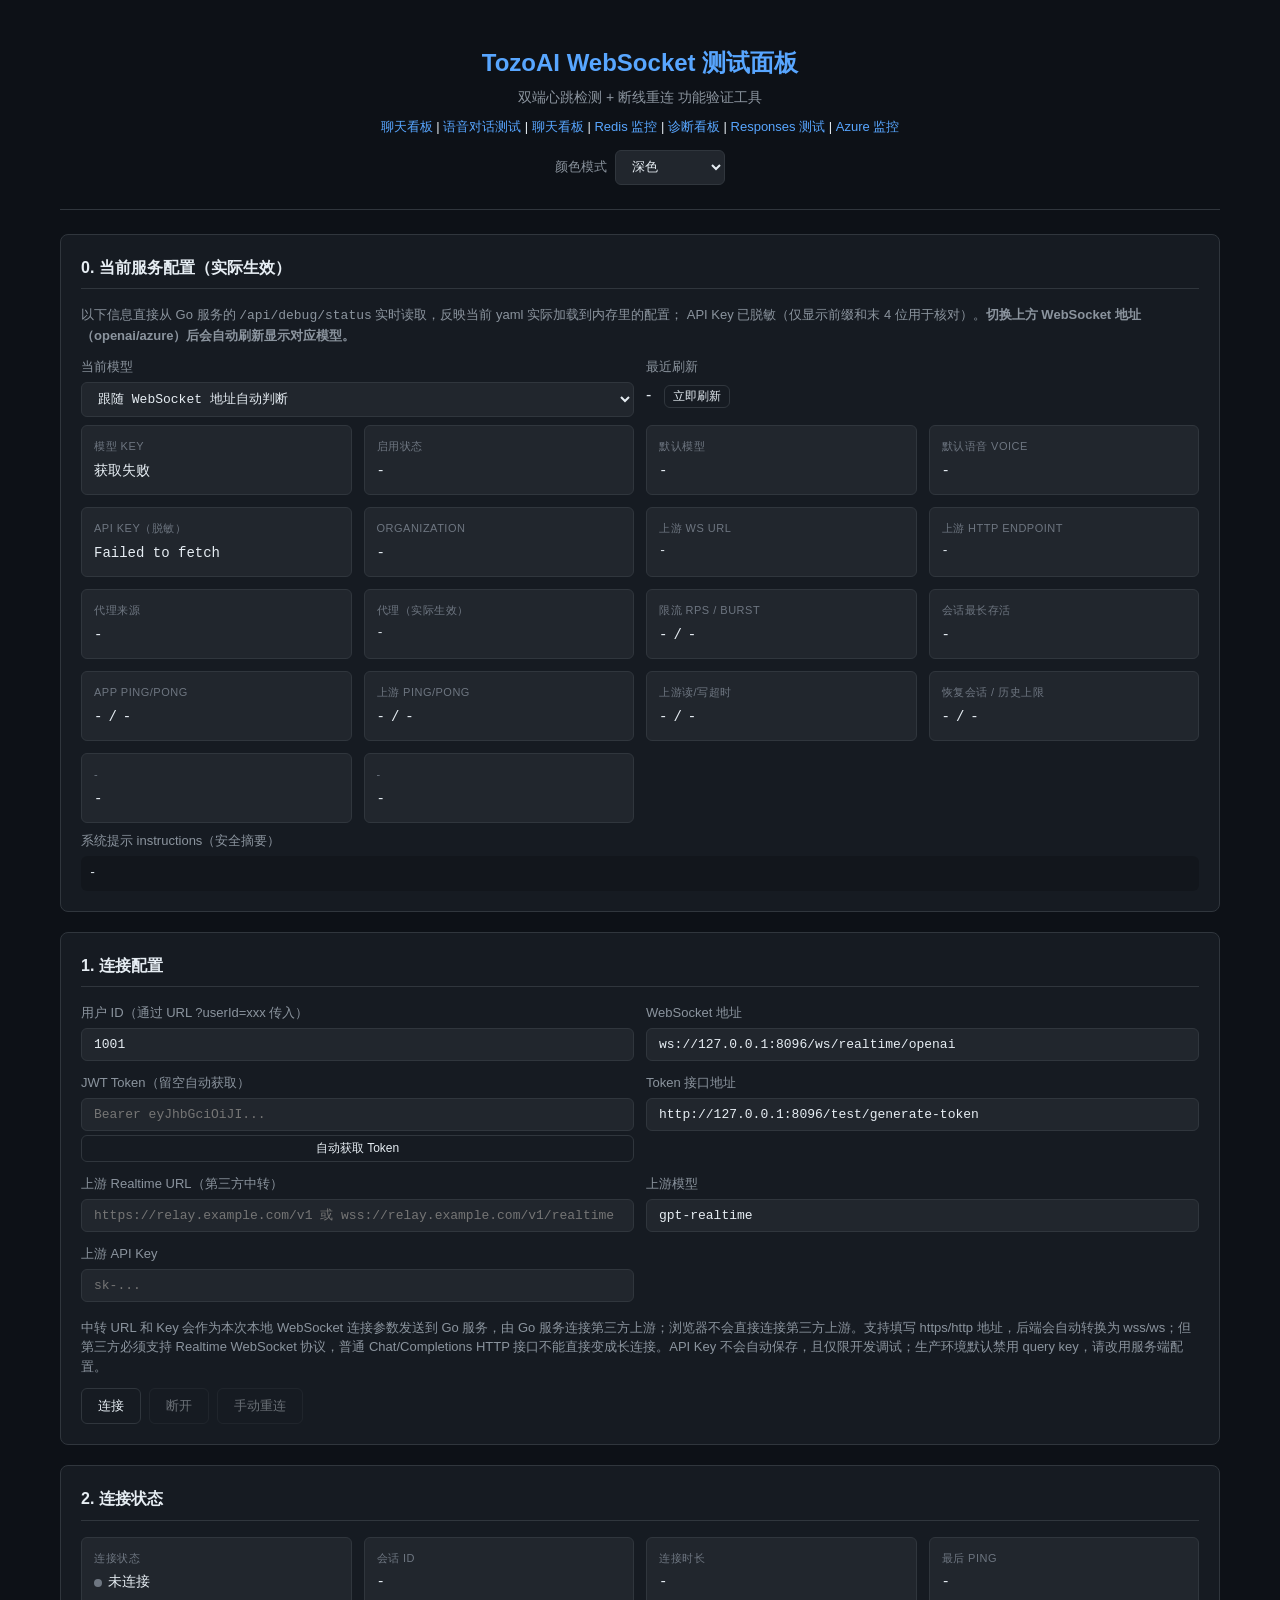
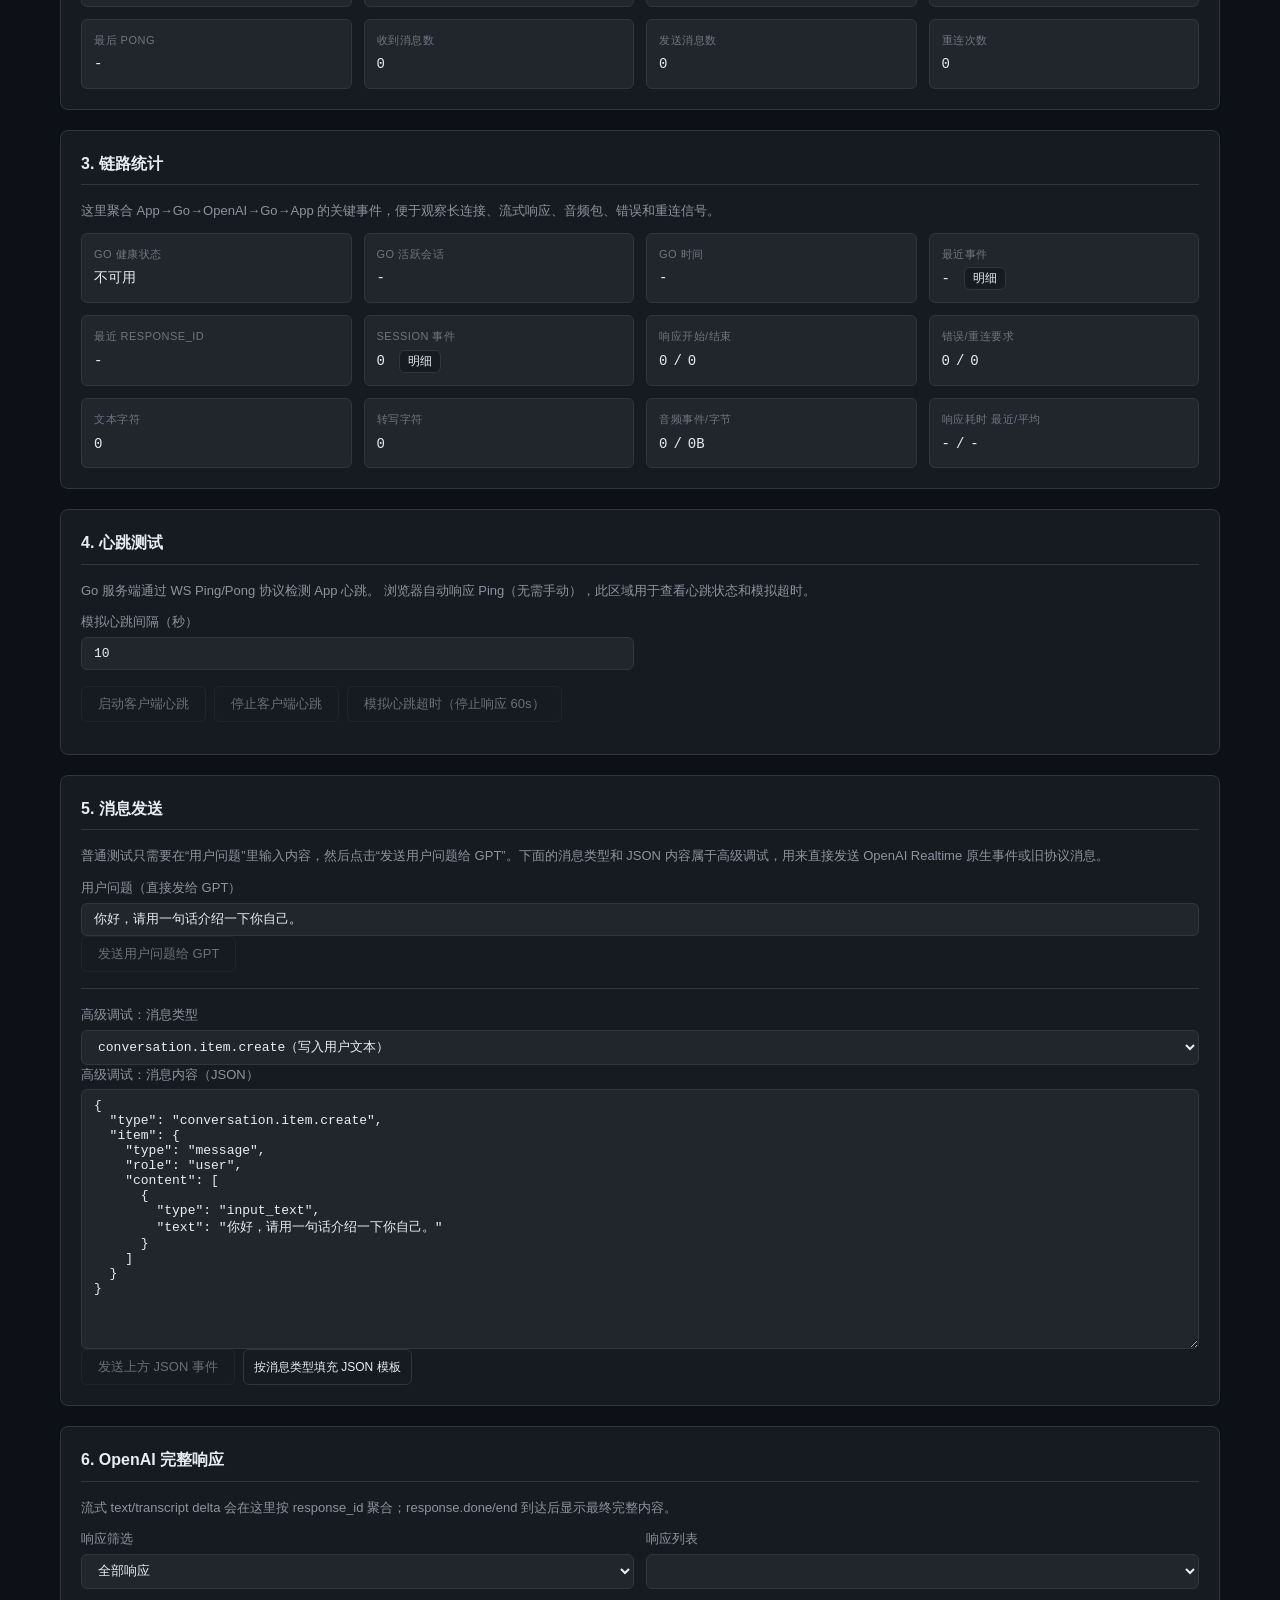
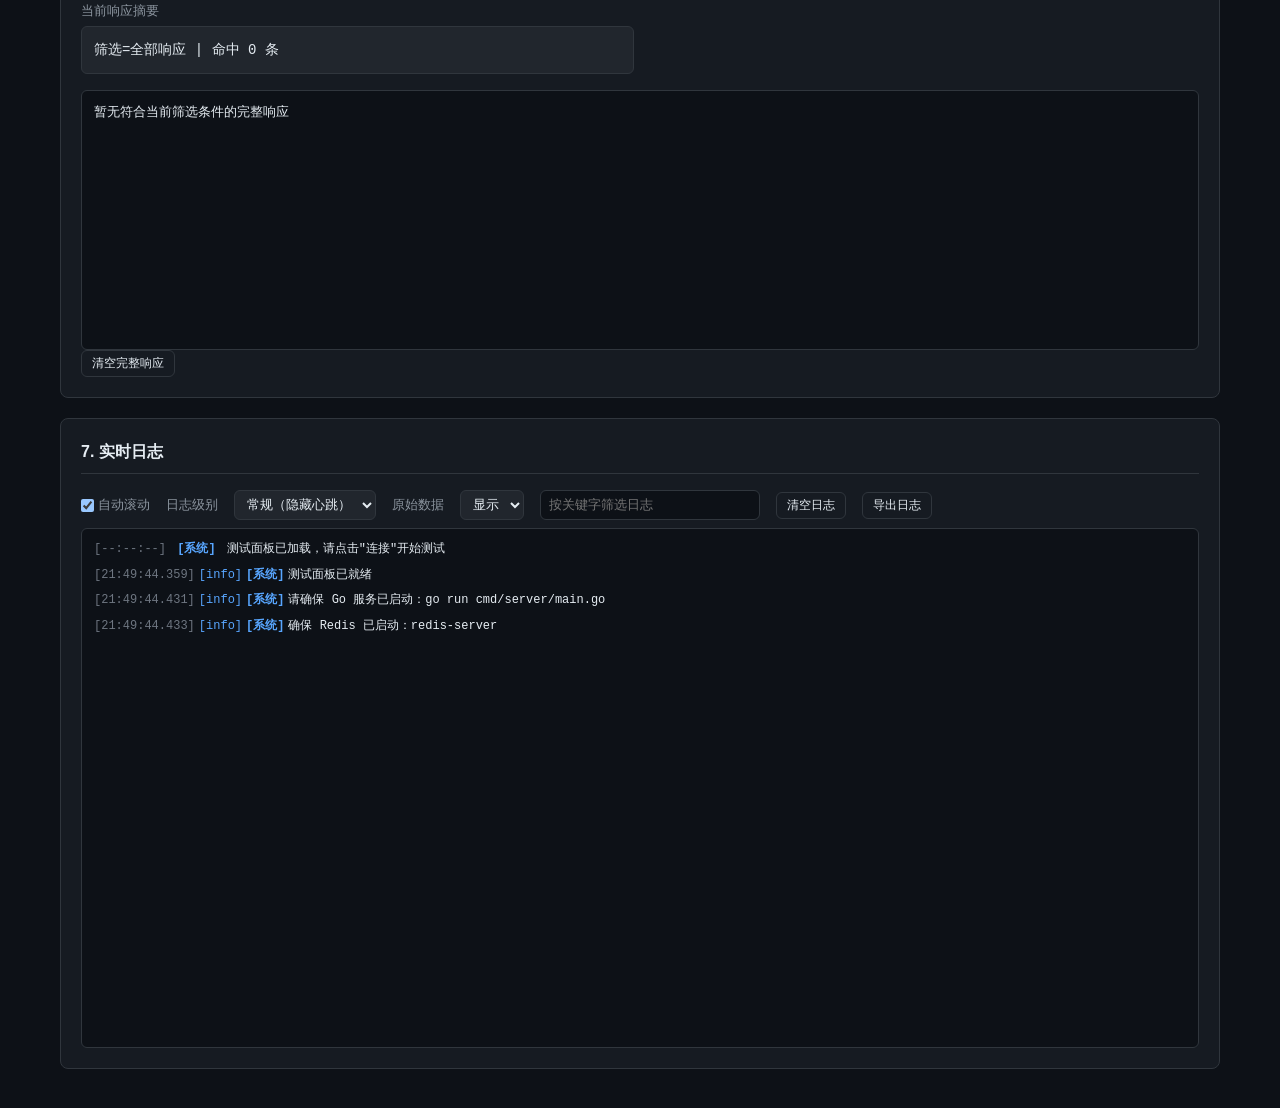
<file: web/index.html>
<!--
web/index.html
页面功能：WebSocket 调试入口主页，验证 Go 服务与 OpenAI/Azure Realtime 长连接的建立、双端心跳、断线重连与消息收发；实时读取 /api/debug/status 展示服务端 yaml 实际加载的模型与 API Key（脱敏）配置；聚合链路统计并支持按 OpenAI 原生事件做高级 JSON 调试。
依赖接口/资源：ws-test.js、style.css、theme.js；WS 连接 /ws/realtime/openai（可切 azure）；/test/generate-token；/api/debug/status。
安全边界：页面仅用于本地开发调试，不承载生产鉴权逻辑；token 与上游 API Key 输入框仅是本次连接的本地参数，不自动保存，API Key 只以脱敏形式展示。
-->
<!DOCTYPE html>
<html lang="zh-CN">
<head>
    <meta charset="UTF-8">
    <meta name="viewport" content="width=device-width, initial-scale=1.0">
    <title>TozoAI WebSocket 测试面板</title>
    <link rel="stylesheet" href="style.css?v=20260525-svc-config">
    <script src="/web/theme.js?v=20260607-theme" defer></script>
</head>
<body>
    <div class="container">
        <!-- 顶部标题栏 -->
        <header class="header">
            <h1>TozoAI WebSocket 测试面板</h1>
            <p class="subtitle">双端心跳检测 + 断线重连 功能验证工具</p>
            <p style="margin-top:8px;font-size:13px;">
                <a href="/web/chat-board.html" target="_blank" rel="noopener noreferrer" style="color:#58a6ff;text-decoration:none;">聊天看板</a> |
                <a href="/web/audio.html" target="_blank" rel="noopener noreferrer" style="color:#58a6ff;text-decoration:none;">语音对话测试</a> |
                <a href="/web/chat.html" target="_blank" rel="noopener noreferrer" style="color:#58a6ff;text-decoration:none;">聊天看板</a> |
                <a href="/web/redis.html" target="_blank" rel="noopener noreferrer" style="color:#58a6ff;text-decoration:none;">Redis 监控</a> |
                <a href="/web/diagnostics.html" target="_blank" rel="noopener noreferrer" style="color:#58a6ff;text-decoration:none;">诊断看板</a> |
                <a href="/web/responses.html" target="_blank" rel="noopener noreferrer" style="color:#58a6ff;text-decoration:none;">Responses 测试</a> |
                <a href="/web/azure.html" target="_blank" rel="noopener noreferrer" style="color:#58a6ff;text-decoration:none;">Azure 监控</a>
            </p>
            <div class="theme-switcher">
                <label for="theme-select">颜色模式</label>
                <select id="theme-select">
                    <option value="dark">深色</option>
                    <option value="light">浅色</option>
                    <option value="ocean">海蓝</option>
                    <option value="sepia">暖色</option>
                    <option value="contrast">高对比</option>
                </select>
            </div>
        </header>

        <!-- 当前服务配置（实际从后端 yaml 读取） -->
        <section class="panel" id="service-config-panel">
            <h2>0. 当前服务配置（实际生效）</h2>
            <p class="hint">
                以下信息直接从 Go 服务的 <code>/api/debug/status</code> 实时读取，反映当前 yaml 实际加载到内存里的配置；
                API Key 已脱敏（仅显示前缀和末 4 位用于核对）。<strong>切换上方 WebSocket 地址（openai/azure）后会自动刷新显示对应模型。</strong>
            </p>
            <div class="form-grid" style="margin-bottom:8px;">
                <div class="form-group">
                    <label for="service-config-provider">当前模型</label>
                    <select id="service-config-provider">
                        <option value="auto">跟随 WebSocket 地址自动判断</option>
                        <option value="openai">openai（强制查看）</option>
                        <option value="azureai">azureai（强制查看）</option>
                    </select>
                </div>
                <div class="form-group">
                    <label>最近刷新</label>
                    <div>
                        <span id="service-config-updated">-</span>
                        <button class="btn btn-sm inline-btn" id="btn-refresh-service-config" type="button">立即刷新</button>
                    </div>
                </div>
            </div>
            <div class="status-grid" id="service-config-grid">
                <div class="status-card">
                    <span class="status-label">模型 key</span>
                    <span class="status-value" id="svc-cfg-model-key">-</span>
                </div>
                <div class="status-card">
                    <span class="status-label">启用状态</span>
                    <span class="status-value" id="svc-cfg-enabled">-</span>
                </div>
                <div class="status-card">
                    <span class="status-label">默认模型</span>
                    <span class="status-value" id="svc-cfg-default-model">-</span>
                </div>
                <div class="status-card">
                    <span class="status-label">默认语音 voice</span>
                    <span class="status-value" id="svc-cfg-voice">-</span>
                </div>
                <div class="status-card">
                    <span class="status-label">API Key（脱敏）</span>
                    <span class="status-value" id="svc-cfg-api-key" title="实际加载的 API Key 前缀 + 末 4 位 + 长度，用于核对当前用的是哪一把 Key">-</span>
                </div>
                <div class="status-card">
                    <span class="status-label">Organization</span>
                    <span class="status-value" id="svc-cfg-org">-</span>
                </div>
                <div class="status-card">
                    <span class="status-label">上游 WS URL</span>
                    <span class="status-value" id="svc-cfg-ws-url" style="font-size:12px;">-</span>
                </div>
                <div class="status-card">
                    <span class="status-label">上游 HTTP Endpoint</span>
                    <span class="status-value" id="svc-cfg-endpoint" style="font-size:12px;">-</span>
                </div>
                <div class="status-card">
                    <span class="status-label">代理来源</span>
                    <span class="status-value" id="svc-cfg-proxy-source" title="config = 来自 yaml realtime.proxy_url；env = 来自 HTTPS_PROXY 环境变量；none = 直连">-</span>
                </div>
                <div class="status-card">
                    <span class="status-label">代理（实际生效）</span>
                    <span class="status-value" id="svc-cfg-proxy-effective" style="font-size:12px;">-</span>
                </div>
                <div class="status-card">
                    <span class="status-label">限流 RPS / Burst</span>
                    <span class="status-value"><span id="svc-cfg-rate-rps">-</span> / <span id="svc-cfg-rate-burst">-</span></span>
                </div>
                <div class="status-card">
                    <span class="status-label">会话最长存活</span>
                    <span class="status-value" id="svc-cfg-max-ttl">-</span>
                </div>
                <div class="status-card">
                    <span class="status-label">App Ping/Pong</span>
                    <span class="status-value"><span id="svc-cfg-app-ping">-</span> / <span id="svc-cfg-app-pong">-</span></span>
                </div>
                <div class="status-card">
                    <span class="status-label">上游 Ping/Pong</span>
                    <span class="status-value"><span id="svc-cfg-api-ping">-</span> / <span id="svc-cfg-api-pong">-</span></span>
                </div>
                <div class="status-card">
                    <span class="status-label">上游读/写超时</span>
                    <span class="status-value"><span id="svc-cfg-api-read">-</span> / <span id="svc-cfg-api-write">-</span></span>
                </div>
                <div class="status-card">
                    <span class="status-label">恢复会话 / 历史上限</span>
                    <span class="status-value"><span id="svc-cfg-restore">-</span> / <span id="svc-cfg-restore-limit">-</span></span>
                </div>
                <div class="status-card" id="svc-cfg-extra-card-1" hidden>
                    <span class="status-label" id="svc-cfg-extra-label-1">-</span>
                    <span class="status-value" id="svc-cfg-extra-value-1">-</span>
                </div>
                <div class="status-card" id="svc-cfg-extra-card-2" hidden>
                    <span class="status-label" id="svc-cfg-extra-label-2">-</span>
                    <span class="status-value" id="svc-cfg-extra-value-2">-</span>
                </div>
            </div>
            <div class="form-group" style="margin-top:8px;">
                <label>系统提示 instructions（安全摘要）</label>
                <pre id="svc-cfg-instructions" style="background:rgba(0,0,0,.18);padding:8px;border-radius:6px;font-size:12px;white-space:pre-wrap;word-break:break-word;max-height:120px;overflow:auto;">-</pre>
            </div>
        </section>

        <!-- 连接配置区 -->
        <section class="panel" id="config-panel">
            <h2>1. 连接配置</h2>
            <div class="form-grid">
                <div class="form-group">
                    <label for="user-id">用户 ID（通过 URL ?userId=xxx 传入）</label>
                    <input type="text" id="user-id" value="1001" placeholder="如：1001">
                </div>
                <div class="form-group">
                    <label for="ws-url">WebSocket 地址</label>
                    <input type="text" id="ws-url" value="ws://127.0.0.1:8096/ws/realtime/openai" placeholder="ws://host:port/path">
                </div>
                <div class="form-group">
                    <label for="token">JWT Token（留空自动获取）</label>
                    <input type="text" id="token" placeholder="Bearer eyJhbGciOiJI...">
                    <button class="btn btn-sm" id="btn-gen-token">自动获取 Token</button>
                </div>
                <div class="form-group">
                    <label for="token-api">Token 接口地址</label>
                    <input type="text" id="token-api" value="http://127.0.0.1:8096/test/generate-token" placeholder="http://host:port/test/generate-token">
                </div>
                <div class="form-group">
                    <label for="upstream-ws-url">上游 Realtime URL（第三方中转）</label>
                    <input type="text" id="upstream-ws-url" placeholder="https://relay.example.com/v1 或 wss://relay.example.com/v1/realtime">
                </div>
                <div class="form-group">
                    <label for="upstream-model">上游模型</label>
                    <input type="text" id="upstream-model" value="gpt-realtime" placeholder="gpt-realtime">
                </div>
                <div class="form-group">
                    <label for="upstream-api-key">上游 API Key</label>
                    <input type="password" id="upstream-api-key" placeholder="sk-...">
                </div>
            </div>
            <p class="hint">中转 URL 和 Key 会作为本次本地 WebSocket 连接参数发送到 Go 服务，由 Go 服务连接第三方上游；浏览器不会直接连接第三方上游。支持填写 https/http 地址，后端会自动转换为 wss/ws；但第三方必须支持 Realtime WebSocket 协议，普通 Chat/Completions HTTP 接口不能直接变成长连接。API Key 不会自动保存，且仅限开发调试；生产环境默认禁用 query key，请改用服务端配置。</p>
            <div class="btn-group">
                <button class="btn btn-primary" id="btn-connect">连接</button>
                <button class="btn btn-danger" id="btn-disconnect" disabled>断开</button>
                <button class="btn btn-warning" id="btn-reconnect" disabled>手动重连</button>
            </div>
        </section>

        <!-- 连接状态区 -->
        <section class="panel" id="status-panel">
            <h2>2. 连接状态</h2>
            <div class="status-grid">
                <div class="status-card">
                    <span class="status-label">连接状态</span>
                    <span class="status-value" id="conn-status">
                        <span class="status-dot disconnected"></span> 未连接
                    </span>
                </div>
                <div class="status-card">
                    <span class="status-label">会话 ID</span>
                    <span class="status-value" id="session-id">-</span>
                </div>
                <div class="status-card">
                    <span class="status-label">连接时长</span>
                    <span class="status-value" id="conn-duration">-</span>
                </div>
                <div class="status-card">
                    <span class="status-label">最后 Ping</span>
                    <span class="status-value" id="last-ping">-</span>
                </div>
                <div class="status-card">
                    <span class="status-label">最后 Pong</span>
                    <span class="status-value" id="last-pong">-</span>
                </div>
                <div class="status-card">
                    <span class="status-label">收到消息数</span>
                    <span class="status-value" id="msg-count">0</span>
                </div>
                <div class="status-card">
                    <span class="status-label">发送消息数</span>
                    <span class="status-value" id="sent-count">0</span>
                </div>
                <div class="status-card">
                    <span class="status-label">重连次数</span>
                    <span class="status-value" id="reconnect-count">0</span>
                </div>
            </div>
        </section>

        <!-- App / Go / OpenAI 链路统计区 -->
        <section class="panel" id="link-stats-panel">
            <h2>3. 链路统计</h2>
            <p class="hint">
                这里聚合 App→Go→OpenAI→Go→App 的关键事件，便于观察长连接、流式响应、音频包、错误和重连信号。
            </p>
            <div class="status-grid">
                <div class="status-card">
                    <span class="status-label">Go 健康状态</span>
                    <span class="status-value" id="go-health-status">-</span>
                </div>
                <div class="status-card">
                    <span class="status-label">Go 活跃会话</span>
                    <span class="status-value" id="go-health-active">-</span>
                </div>
                <div class="status-card">
                    <span class="status-label">Go 时间</span>
                    <span class="status-value" id="go-health-time">-</span>
                </div>
                <div class="status-card">
                    <span class="status-label">最近事件</span>
                    <span class="status-value">
                        <span id="stat-last-event" title="鼠标悬停可看最近事件摘要">-</span>
                        <button class="btn btn-sm inline-btn" id="btn-recent-events" type="button">明细</button>
                    </span>
                </div>
                <div class="status-card">
                    <span class="status-label">最近 response_id</span>
                    <span class="status-value" id="stat-last-response-id">-</span>
                </div>
                <div class="status-card">
                    <span class="status-label">Session 事件</span>
                    <span class="status-value">
                        <span id="stat-session-events" title="鼠标悬停可看最近 Session 事件摘要">0</span>
                        <button class="btn btn-sm inline-btn" id="btn-session-events" type="button">明细</button>
                    </span>
                </div>
                <div class="status-card">
                    <span class="status-label">响应开始/结束</span>
                    <span class="status-value"><span id="stat-begin-count">0</span>/<span id="stat-end-count">0</span></span>
                </div>
                <div class="status-card">
                    <span class="status-label">错误/重连要求</span>
                    <span class="status-value"><span id="stat-error-count">0</span>/<span id="stat-reconnect-required">0</span></span>
                </div>
                <div class="status-card">
                    <span class="status-label">文本字符</span>
                    <span class="status-value" id="stat-text-chars">0</span>
                </div>
                <div class="status-card">
                    <span class="status-label">转写字符</span>
                    <span class="status-value" id="stat-transcript-chars">0</span>
                </div>
                <div class="status-card">
                    <span class="status-label">音频事件/字节</span>
                    <span class="status-value"><span id="stat-audio-events">0</span>/<span id="stat-audio-bytes">0</span></span>
                </div>
                <div class="status-card">
                    <span class="status-label">响应耗时 最近/平均</span>
                    <span class="status-value"><span id="stat-last-latency">-</span>/<span id="stat-avg-latency">-</span></span>
                </div>
            </div>
        </section>

        <!-- 心跳测试区 -->
        <section class="panel" id="heartbeat-panel">
            <h2>4. 心跳测试</h2>
            <p class="hint">
                Go 服务端通过 WS Ping/Pong 协议检测 App 心跳。
                浏览器自动响应 Ping（无需手动），此区域用于查看心跳状态和模拟超时。
            </p>
            <div class="form-grid">
                <div class="form-group">
                    <label for="heartbeat-interval">模拟心跳间隔（秒）</label>
                    <input type="number" id="heartbeat-interval" value="10" min="1" max="300">
                </div>
            </div>
            <div class="btn-group">
                <button class="btn btn-primary" id="btn-start-heartbeat" disabled>启动客户端心跳</button>
                <button class="btn btn-danger" id="btn-stop-heartbeat" disabled>停止客户端心跳</button>
                <button class="btn btn-warning" id="btn-simulate-timeout" disabled>模拟心跳超时（停止响应 60s）</button>
            </div>
            <div class="heartbeat-timeline" id="heartbeat-timeline">
                <!-- 心跳事件时间线 -->
            </div>
        </section>

        <!-- 消息发送区 -->
        <section class="panel" id="send-panel">
            <h2>5. 消息发送</h2>
            <p class="hint">
                普通测试只需要在“用户问题”里输入内容，然后点击“发送用户问题给 GPT”。下面的消息类型和 JSON 内容属于高级调试，用来直接发送 OpenAI Realtime 原生事件或旧协议消息。
            </p>
            <div class="form-group">
                <label for="quick-text-input">用户问题（直接发给 GPT）</label>
                <input type="text" id="quick-text-input" value="你好，请用一句话介绍一下你自己。" placeholder="输入用户要咨询 GPT 的问题">
            </div>
            <div class="btn-group">
                <button class="btn btn-primary" id="btn-send-text-msg" disabled>发送用户问题给 GPT</button>
            </div>
            <hr class="panel-divider">
            <div class="form-group">
                <label for="msg-type">高级调试：消息类型</label>
                <select id="msg-type">
                    <option value="conversation.item.create">conversation.item.create（写入用户文本）</option>
                    <option value="response.create">response.create（触发 OpenAI 回复）</option>
                    <option value="response.cancel">response.cancel（取消当前回复）</option>
                    <option value="session.update">session.update（更新 Realtime 会话配置）</option>
                    <option value="input_audio_buffer.append">input_audio_buffer.append（追加 base64 音频）</option>
                    <option value="input_audio_buffer.commit">input_audio_buffer.commit（提交音频缓冲区）</option>
                    <option value="input_audio_buffer.clear">input_audio_buffer.clear（清空音频缓冲区）</option>
                    <option value="conversation.item.delete">conversation.item.delete（删除会话条目）</option>
                    <option value="conversation.item.truncate">conversation.item.truncate（截断助手音频条目）</option>
                    <option value="legacy.text">旧协议 text（兼容 App 文本消息）</option>
                    <option value="legacy.stop">旧协议 stop（停止当前回复）</option>
                    <option value="legacy.session_close">旧协议 session_close_gpt（关闭 GPT 会话）</option>
                    <option value="ping">ping（应用层心跳）</option>
                    <option value="custom">自定义 JSON（手写任意事件）</option>
                </select>
            </div>
            <div class="form-group">
                <label for="msg-body">高级调试：消息内容（JSON）</label>
                <textarea id="msg-body" rows="14" placeholder="这里会显示所选消息类型的 JSON 模板；普通提问不需要手动编辑这里。"></textarea>
            </div>
            <div class="btn-group">
                <button class="btn btn-warning" id="btn-send" disabled>发送上方 JSON 事件</button>
                <button class="btn btn-sm" id="btn-fill-template">按消息类型填充 JSON 模板</button>
            </div>
        </section>

        <!-- 完整响应区 -->
        <section class="panel" id="complete-response-panel">
            <h2>6. OpenAI 完整响应</h2>
            <p class="hint">
                流式 text/transcript delta 会在这里按 response_id 聚合；response.done/end 到达后显示最终完整内容。
            </p>
            <div class="form-grid">
                <div class="form-group">
                    <label for="complete-response-filter">响应筛选</label>
                    <select id="complete-response-filter">
                        <option value="all">全部响应</option>
                        <option value="streaming">生成中（response.created）</option>
                        <option value="done">已完成（response.done）</option>
                        <option value="error">错误响应（error）</option>
                        <option value="text">包含文本（response.text.delta）</option>
                        <option value="transcript">包含转写（response.audio_transcript.delta）</option>
                        <option value="audio">包含音频（response.audio.delta）</option>
                    </select>
                </div>
                <div class="form-group">
                    <label for="complete-response-list">响应列表</label>
                    <select id="complete-response-list"></select>
                </div>
                <div class="form-group">
                    <label>当前响应摘要</label>
                    <div class="status-card compact-card">
                        <span class="status-value" id="complete-response-meta">-</span>
                    </div>
                </div>
            </div>
            <pre class="response-output" id="complete-response-content">暂无完整响应</pre>
            <div class="btn-group">
                <button class="btn btn-sm" id="btn-clear-responses" type="button">清空完整响应</button>
            </div>
        </section>

        <!-- 日志区 -->
        <section class="panel" id="log-panel">
            <h2>7. 实时日志</h2>
            <div class="log-toolbar">
                <label><input type="checkbox" id="log-auto-scroll" checked> 自动滚动</label>
                <label for="log-level-filter">日志级别</label>
                <select id="log-level-filter">
                    <option value="normal">常规（隐藏心跳）</option>
                    <option value="all">全部</option>
                    <option value="info">info</option>
                    <option value="warn">warn</option>
                    <option value="error">error</option>
                    <option value="send">send</option>
                    <option value="recv">recv</option>
                    <option value="heartbeat">heartbeat</option>
                </select>
                <label for="log-raw-filter">原始数据</label>
                <select id="log-raw-filter">
                    <option value="show">显示</option>
                    <option value="hide">隐藏</option>
                </select>
                <input type="text" id="log-text-filter" placeholder="按关键字筛选日志">
                <button class="btn btn-sm" id="btn-clear-log">清空日志</button>
                <button class="btn btn-sm" id="btn-export-log">导出日志</button>
            </div>
            <div class="log-container" id="log-container">
                <div class="log-entry info">
                    <span class="log-time">[--:--:--]</span>
                    <span class="log-tag">[系统]</span>
                    <span class="log-msg">测试面板已加载，请点击"连接"开始测试</span>
                </div>
            </div>
        </section>
    </div>

    <div class="modal-backdrop" id="recent-events-modal" hidden>
        <div class="modal-card">
            <div class="modal-header">
                <h3>最近链路事件明细</h3>
                <button class="btn btn-sm" id="btn-close-recent-events" type="button">关闭</button>
            </div>
            <div class="session-event-list" id="recent-event-list">暂无最近事件</div>
        </div>
    </div>

    <div class="modal-backdrop" id="session-events-modal" hidden>
        <div class="modal-card">
            <div class="modal-header">
                <h3>当前会话 Session 事件明细</h3>
                <button class="btn btn-sm" id="btn-close-session-events" type="button">关闭</button>
            </div>
            <div class="session-event-list" id="session-event-list">暂无 Session 事件</div>
        </div>
    </div>

    <script src="ws-test.js?v=20260525-svc-config"></script>
</body>
</html>
</file>
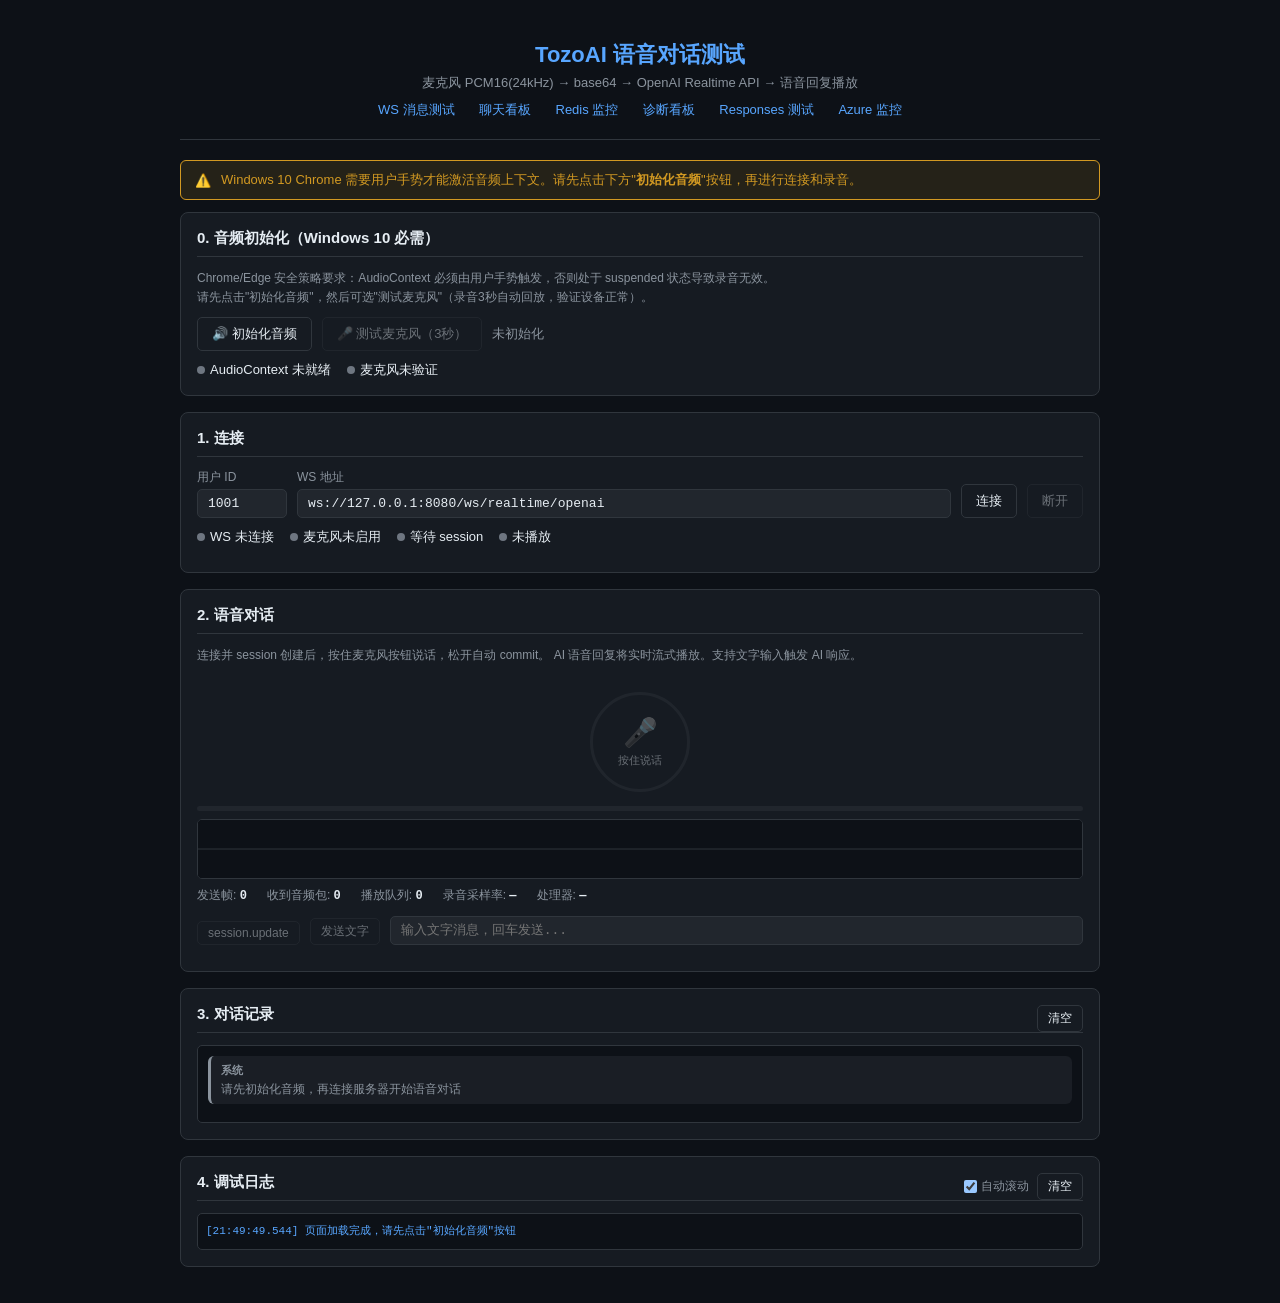
<file: web/audio.html>
<!--
web/audio.html
页面功能：语音对话测试页，采集浏览器麦克风音频经 Realtime WebSocket 上行，播放 AI 返回的音频下行，实时展示连接状态、波形、音量、转写文本与对话记录，验证语音链路音频上下行与延迟。
依赖接口/资源：theme.js；/test/generate-token；WS 连接 /ws/realtime/openai（可切 azure）。
安全边界：页面仅用于本地开发调试，不承载生产鉴权逻辑；录音仅在页面内实时处理，不上传本地存储、不持久化。
-->
<!DOCTYPE html>
<html lang="zh-CN">
<head>
    <meta charset="UTF-8">
    <meta name="viewport" content="width=device-width, initial-scale=1.0">
    <title>TozoAI 语音对话测试</title>
    <script src="/web/theme.js?v=20260607-theme" defer></script>
    <style>
        :root {
            --bg: #0d1117; --bg2: #161b22; --bg3: #21262d;
            --border: #30363d; --text: #e6edf3; --text2: #8b949e;
            --blue: #58a6ff; --green: #3fb950; --red: #f85149;
            --yellow: #d29922; --purple: #bc8cff;
            --mono: 'Cascadia Code','Consolas',monospace;
            --sans: -apple-system,BlinkMacSystemFont,'Segoe UI','Noto Sans SC',sans-serif;
        }
        * { margin:0; padding:0; box-sizing:border-box; }
        body { font-family:var(--sans); background:var(--bg); color:var(--text); min-height:100vh; }
        .container { max-width:960px; margin:0 auto; padding:20px; }

        .header { text-align:center; padding:20px 0; border-bottom:1px solid var(--border); margin-bottom:20px; }
        .header h1 { font-size:22px; color:var(--blue); }
        .header .sub { color:var(--text2); font-size:13px; margin-top:4px; }
        .header .nav { margin-top:8px; }
        .header .nav a { color:var(--blue); text-decoration:none; margin:0 10px; font-size:13px; }

        .panel { background:var(--bg2); border:1px solid var(--border); border-radius:8px; padding:16px; margin-bottom:16px; }
        .panel h2 { font-size:15px; margin-bottom:12px; padding-bottom:8px; border-bottom:1px solid var(--border); }
        .hint { font-size:12px; color:var(--text2); margin-bottom:10px; line-height:1.6; }

        .form-row { display:flex; gap:10px; margin-bottom:10px; flex-wrap:wrap; align-items:flex-end; }
        .form-group { display:flex; flex-direction:column; gap:3px; }
        .form-group label { font-size:12px; color:var(--text2); }
        input[type=text], select {
            background:var(--bg3); border:1px solid var(--border); border-radius:5px;
            padding:6px 10px; color:var(--text); font-family:var(--mono); font-size:13px; outline:none;
        }
        input[type=text]:focus { border-color:var(--blue); }

        .btn { padding:7px 14px; border:1px solid var(--border); border-radius:5px;
            background:var(--bg3); color:var(--text); font-size:13px; cursor:pointer; transition:background .15s; }
        .btn:hover:not(:disabled) { background:var(--border); }
        .btn:disabled { opacity:.4; cursor:not-allowed; }
        .btn-green  { background:#238636; border-color:#2ea043; color:#fff; }
        .btn-green:hover:not(:disabled)  { background:#2ea043; }
        .btn-red    { background:#da3633; border-color:#f85149; color:#fff; }
        .btn-red:hover:not(:disabled)    { background:#f85149; }
        .btn-blue   { background:#1f6feb; border-color:#388bfd; color:#fff; }
        .btn-blue:hover:not(:disabled)   { background:#388bfd; }
        .btn-yellow { background:#9e6a03; border-color:#d29922; color:#fff; }
        .btn-yellow:hover:not(:disabled) { background:#bb8009; }
        .btn-sm { padding:4px 10px; font-size:12px; }

        /* 状态点 */
        .status-bar { display:flex; gap:16px; flex-wrap:wrap; margin-bottom:10px; }
        .status-item { display:flex; align-items:center; gap:5px; font-size:13px; }
        .dot { width:8px; height:8px; border-radius:50%; flex-shrink:0; }
        .dot.off  { background:#6e7681; }
        .dot.on   { background:var(--green); box-shadow:0 0 6px var(--green); }
        .dot.err  { background:var(--red); }
        .dot.busy { background:var(--yellow); animation:blink-dot 1s infinite; }
        @keyframes blink-dot { 0%,100%{opacity:1} 50%{opacity:.3} }

        /* 麦克风大按钮 */
        .mic-area { text-align:center; padding:16px 0 8px; }
        .mic-btn {
            width:100px; height:100px; border-radius:50%; border:3px solid var(--border);
            background:var(--bg3); color:var(--text); cursor:pointer;
            display:inline-flex; align-items:center; justify-content:center; flex-direction:column;
            transition:all .2s; gap:4px; user-select:none;
        }
        .mic-btn:hover:not(:disabled) { border-color:var(--blue); background:var(--bg); }
        .mic-btn:disabled { opacity:.4; cursor:not-allowed; }
        .mic-btn.recording { border-color:var(--red); background:rgba(248,81,73,.15); animation:pulse-ring 1.5s infinite; }
        .mic-btn.playing   { border-color:var(--green); background:rgba(63,185,80,.1); }
        .mic-btn .icon  { font-size:28px; }
        .mic-btn .label { font-size:11px; }
        @keyframes pulse-ring {
            0%  { box-shadow:0 0 0 0 rgba(248,81,73,.5); }
            70% { box-shadow:0 0 0 16px rgba(248,81,73,0); }
            100%{ box-shadow:0 0 0 0 rgba(248,81,73,0); }
        }

        /* 波形 */
        .waveform { width:100%; height:60px; background:var(--bg); border:1px solid var(--border);
            border-radius:5px; margin:8px 0; display:block; }

        /* 音量条 */
        .vol-bar { height:5px; background:var(--bg3); border-radius:3px; margin:6px 0; overflow:hidden; }
        .vol-bar .fill { height:100%; background:var(--green); transition:width 40ms; width:0; border-radius:3px; }

        /* 对话框 */
        .chat-box { max-height:380px; overflow-y:auto; background:var(--bg);
            border:1px solid var(--border); border-radius:5px; padding:10px; }
        .chat-msg { margin-bottom:8px; padding:6px 10px; border-radius:6px; font-size:13px; line-height:1.5; }
        .chat-msg.user { background:rgba(31,111,235,.15); border-left:3px solid var(--blue); }
        .chat-msg.ai   { background:rgba(63,185,80,.1);  border-left:3px solid var(--green); }
        .chat-msg.sys  { background:rgba(139,148,158,.1);border-left:3px solid var(--text2);
            font-size:12px; color:var(--text2); }
        .chat-msg .role { font-weight:600; font-size:11px; color:var(--text2); margin-bottom:2px; }
        .chat-msg.ai.streaming::after {
            content:'▋'; animation:cursor-blink .8s step-end infinite; margin-left:2px;
        }
        @keyframes cursor-blink { 0%,100%{opacity:1} 50%{opacity:0} }

        /* 日志 */
        .log-box { max-height:220px; overflow-y:auto; background:var(--bg);
            border:1px solid var(--border); border-radius:5px; padding:8px;
            font-family:var(--mono); font-size:11px; line-height:1.7; }
        .log-box .info  { color:var(--blue); }
        .log-box .warn  { color:var(--yellow); }
        .log-box .error { color:var(--red); }
        .log-box .recv  { color:var(--green); }
        .log-box .send  { color:var(--purple); }

        /* 统计 */
        .audio-stats { display:flex; gap:20px; font-size:12px; color:var(--text2); flex-wrap:wrap; margin-top:6px; }
        .audio-stats b { color:var(--text); font-family:var(--mono); }

        /* 初始化提示条 */
        .init-banner {
            background:rgba(210,153,34,.12); border:1px solid var(--yellow);
            border-radius:6px; padding:10px 14px; font-size:13px; color:var(--yellow);
            margin-bottom:12px; display:flex; align-items:center; gap:10px;
        }
        .init-banner.hidden { display:none; }
    </style>
</head>
<body>
<div class="container">
    <div class="header">
        <h1>TozoAI 语音对话测试</h1>
        <p class="sub">麦克风 PCM16(24kHz) → base64 → OpenAI Realtime API → 语音回复播放</p>
        <div class="nav">
            <a href="index.html" target="_blank" rel="noopener noreferrer">WS 消息测试</a>
            <a href="chat.html" target="_blank" rel="noopener noreferrer">聊天看板</a>
            <a href="redis.html" target="_blank" rel="noopener noreferrer">Redis 监控</a>
            <a href="diagnostics.html" target="_blank" rel="noopener noreferrer">诊断看板</a>
            <a href="responses.html" target="_blank" rel="noopener noreferrer">Responses 测试</a>
            <a href="azure.html" target="_blank" rel="noopener noreferrer">Azure 监控</a>
        </div>
    </div>

    <!-- Windows 10 提示 -->
    <div class="init-banner" id="initBanner">
        <span>⚠️</span>
        <span>Windows 10 Chrome 需要用户手势才能激活音频上下文。请先点击下方"<b>初始化音频</b>"按钮，再进行连接和录音。</span>
    </div>

    <!-- 0. 音频初始化（Windows 10 必需） -->
    <div class="panel">
        <h2>0. 音频初始化（Windows 10 必需）</h2>
        <p class="hint">
            Chrome/Edge 安全策略要求：AudioContext 必须由用户手势触发，否则处于 suspended 状态导致录音无效。<br>
            请先点击"初始化音频"，然后可选"测试麦克风"（录音3秒自动回放，验证设备正常）。
        </p>
        <div class="form-row">
            <button class="btn btn-yellow" id="btnInitAudio">&#x1F50A; 初始化音频</button>
            <button class="btn" id="btnTestMic" disabled>&#x1F3A4; 测试麦克风（3秒）</button>
            <span id="audioInitStatus" style="font-size:13px;color:var(--text2);align-self:center">未初始化</span>
        </div>
        <div class="status-bar" style="margin-bottom:0">
            <div class="status-item"><span class="dot off" id="dotAudio"></span> <span id="lblAudio">AudioContext 未就绪</span></div>
            <div class="status-item"><span class="dot off" id="dotMicTest"></span> <span id="lblMicTest">麦克风未验证</span></div>
        </div>
    </div>

    <!-- 1. 连接配置 -->
    <div class="panel">
        <h2>1. 连接</h2>
        <div class="form-row">
            <div class="form-group">
                <label>用户 ID</label>
                <input type="text" id="userId" value="1001" style="width:90px">
            </div>
            <div class="form-group" style="flex:1;">
                <label>WS 地址</label>
                <input type="text" id="wsUrl" value="ws://127.0.0.1:8080/ws/realtime/openai" style="width:100%">
            </div>
            <button class="btn btn-green" id="btnConnect">连接</button>
            <button class="btn btn-red"   id="btnDisconnect" disabled>断开</button>
        </div>
        <div class="status-bar">
            <div class="status-item"><span class="dot off" id="dotWs"></span>      <span id="lblWs">WS 未连接</span></div>
            <div class="status-item"><span class="dot off" id="dotMic"></span>     <span id="lblMic">麦克风未启用</span></div>
            <div class="status-item"><span class="dot off" id="dotSession"></span> <span id="lblSession">等待 session</span></div>
            <div class="status-item"><span class="dot off" id="dotPlay"></span>    <span id="lblPlay">未播放</span></div>
        </div>
    </div>

    <!-- 2. 语音控制 -->
    <div class="panel">
        <h2>2. 语音对话</h2>
        <p class="hint">
            连接并 session 创建后，按住麦克风按钮说话，松开自动 commit。
            AI 语音回复将实时流式播放。支持文字输入触发 AI 响应。
        </p>
        <div class="mic-area">
            <button class="mic-btn" id="micBtn" disabled>
                <span class="icon">&#x1F3A4;</span>
                <span class="label" id="micLabel">按住说话</span>
            </button>
        </div>
        <div class="vol-bar"><div class="fill" id="volFill"></div></div>
        <canvas class="waveform" id="waveform"></canvas>
        <div class="audio-stats">
            <span>发送帧: <b id="statSent">0</b></span>
            <span>收到音频包: <b id="statRecv">0</b></span>
            <span>播放队列: <b id="statQueue">0</b></span>
            <span>录音采样率: <b id="statRate">—</b></span>
            <span>处理器: <b id="statProc">—</b></span>
        </div>
        <div class="form-row" style="margin-top:12px;">
            <button class="btn btn-sm" id="btnInitSession" disabled>session.update</button>
            <button class="btn btn-sm btn-blue" id="btnSendText" disabled>发送文字</button>
            <input type="text" id="textInput" placeholder="输入文字消息，回车发送..." style="flex:1;min-width:180px" disabled>
        </div>
    </div>

    <!-- 3. 对话记录 -->
    <div class="panel">
        <h2>3. 对话记录 <button class="btn btn-sm" id="btnClearChat" style="float:right">清空</button></h2>
        <div class="chat-box" id="chatBox">
            <div class="chat-msg sys"><div class="role">系统</div>请先初始化音频，再连接服务器开始语音对话</div>
        </div>
    </div>

    <!-- 4. 调试日志 -->
    <div class="panel">
        <h2>4. 调试日志
            <span style="float:right;display:flex;gap:8px;align-items:center;">
                <label style="font-size:12px;font-weight:normal;display:flex;align-items:center;gap:4px;">
                    <input type="checkbox" id="chkAutoScroll" checked> 自动滚动
                </label>
                <button class="btn btn-sm" id="btnClearLog">清空</button>
            </span>
        </h2>
        <div class="log-box" id="logBox"></div>
    </div>
</div>

<script>
/**
 * TozoAI 语音对话测试
 *
 * 音频流程（参考 .tmp/xiaozhi_app.js 架构，适配 OpenAI Realtime API PCM16）：
 *
 *   [初始化] → 用户手势内 new AudioContext (Windows 10 Chrome 必须)
 *            → AudioWorklet (优先) 或 ScriptProcessor (降级, 连静音Destination避免回声)
 *
 *   [录音]   → getUserMedia(24kHz/mono) → Float32 → resample(若需要) → Int16(PCM16) → base64
 *            → WS: input_audio_buffer.append
 *            → 松开: input_audio_buffer.commit
 *
 *   [播放]   → WS: response.audio.delta (base64 PCM16 24kHz)
 *            → Int16Array → 队列累积 PLAY_BUFFER_THRESHOLD 包
 *            → 合并 → AudioBuffer → 复用 playCtx + 时间轴调度 (nextPlayTime，无缝拼接)
 *            → 淡入淡出 GainNode (消除爆音)
 *            → response.done → scheduleFlush (400ms 后强制播放剩余)
 *
 * Windows 10 关键点：
 *   1. AudioContext 必须在用户手势事件内创建/resume（btnInitAudio 点击事件）
 *   2. ScriptProcessor 必须连接到某个输出才触发，但不能连 destination（回声）
 *      → 连接 createMediaStreamDestination()（静音虚拟输出）
 *   3. AudioWorklet 用 Blob URL 内联定义，无需外部文件
 */

// ======================== 常量 ========================
const SAMPLE_RATE          = 24000;  // OpenAI Realtime API 要求 24kHz
const CHANNELS             = 1;
const SCRIPT_PROC_SIZE     = 4096;
const PLAY_BUFFER_THRESHOLD = 3;     // 累积 N 包后开始播放（参考 xiaozhi BUFFER_THRESHOLD）
const FLUSH_TIMEOUT_MS     = 400;    // response.done 后强制 flush 延迟

// ======================== 全局状态 ========================
let ws            = null;
let isConnected   = false;
let sessionReady  = false;
let isRecording   = false;

// 音频初始化（Windows 10：必须在用户手势内创建）
let audioCtxReady = false;   // true = AudioContext 已激活

// 录音相关
let recCtx        = null;    // 录音用 AudioContext（含 analyser + processor）
let micStream     = null;
let audioProcessor = null;   // AudioWorkletNode 或 ScriptProcessor
let analyser      = null;
let animFrameId   = null;
let audioDataBuf  = new Int16Array(0);  // 帧对齐缓冲区

// 播放相关（参考 xiaozhi streamingContext 复用方案）
let playCtx       = null;    // 专用播放 AudioContext，全程复用
let playbackQueue = [];      // Int16Array 列表
let isPlaying     = false;
let nextPlayTime  = 0;       // Web Audio 时间轴调度
let flushTimer    = null;

// 对话
let curAiMsgEl    = null;
let curTranscript = '';

// 统计
let statSent = 0, statRecv = 0;

// 麦克风测试
let micTestStream = null;
let micTestCtx    = null;
let micTestPcm    = [];
let isMicTesting  = false;

// 页面元素引用
const $ = id => document.getElementById(id);
let waveCtx = null;   // canvas 2d ctx

// ======================== DOMContentLoaded ========================
window.addEventListener('DOMContentLoaded', () => {
    const params = new URLSearchParams(location.search);
    if (params.get('userId')) $('userId').value = params.get('userId');

    // 按钮绑定
    $('btnInitAudio').onclick   = initAudio;
    $('btnTestMic').onclick     = testMic;
    $('btnConnect').onclick     = connect;
    $('btnDisconnect').onclick  = disconnect;
    $('btnInitSession').onclick = sendSessionUpdate;
    $('btnSendText').onclick    = sendText;
    $('btnClearLog').onclick    = () => $('logBox').innerHTML = '';
    $('btnClearChat').onclick   = () => { $('chatBox').innerHTML = ''; chatMsg('sys', '对话记录已清空'); };
    $('textInput').addEventListener('keydown', e => { if (e.key === 'Enter') sendText(); });

    // 麦克风按钮（按住/松开模式）
    const micBtn = $('micBtn');
    let pointerHeld = false;

    const onMicStart = (e) => {
        if (e.type === 'touchstart') e.preventDefault();
        pointerHeld = true;
        startRecording();
    };
    const onMicEnd = (e) => {
        if (e.type === 'touchend') e.preventDefault();
        if (pointerHeld) { pointerHeld = false; stopRecording(); }
    };

    micBtn.addEventListener('mousedown',   onMicStart);
    micBtn.addEventListener('mouseup',     onMicEnd);
    micBtn.addEventListener('mouseleave',  onMicEnd);
    micBtn.addEventListener('touchstart',  onMicStart, { passive: false });
    micBtn.addEventListener('touchend',    onMicEnd,   { passive: false });
    micBtn.addEventListener('touchcancel', onMicEnd);

    // 波形 canvas
    resizeCanvas();
    window.addEventListener('resize', resizeCanvas);

    log('info', '页面加载完成，请先点击"初始化音频"按钮');
});

// ======================== 0. 音频初始化（Windows 10 关键步骤） ========================
/**
 * Windows 10 Chrome 要求：AudioContext 必须在用户点击事件内创建或 resume
 * 否则 state='suspended'，onaudioprocess 永远不触发
 */
async function initAudio() {
    try {
        // 录音 AudioContext
        if (!recCtx) {
            recCtx = new (window.AudioContext || window.webkitAudioContext)({ sampleRate: SAMPLE_RATE });
        }
        if (recCtx.state === 'suspended') await recCtx.resume();

        // 播放 AudioContext（也在此处创建，确保在手势内激活）
        if (!playCtx) {
            playCtx = new AudioContext({ sampleRate: SAMPLE_RATE });
            nextPlayTime = 0;
        }
        if (playCtx.state === 'suspended') await playCtx.resume();

        const actualRate = recCtx.sampleRate;
        audioCtxReady = true;

        setDot('dotAudio', 'on');
        $('lblAudio').textContent = `AudioContext 就绪 (${actualRate}Hz, ${recCtx.state})`;
        $('audioInitStatus').textContent = `✓ 已初始化 ${actualRate}Hz`;
        $('audioInitStatus').style.color = 'var(--green)';
        $('btnTestMic').disabled = false;
        $('initBanner').classList.add('hidden');
        $('btnInitAudio').textContent = '✓ 音频已初始化';
        $('btnInitAudio').disabled = true;

        if (actualRate !== SAMPLE_RATE) {
            log('warn', `实际采样率 ${actualRate}Hz ≠ ${SAMPLE_RATE}Hz，将启用线性重采样`);
        }
        log('info', `AudioContext 初始化成功，采样率: ${actualRate}Hz，状态: ${recCtx.state}`);
    } catch (e) {
        setDot('dotAudio', 'err');
        $('lblAudio').textContent = 'AudioContext 失败: ' + e.message;
        log('error', 'AudioContext 初始化失败: ' + e.message);
    }
}

// ======================== 麦克风测试 ========================
/**
 * 录制 3 秒原始 PCM → 直接回放，验证麦克风硬件是否正常
 * 参考 xiaozhi_opus_app.js testMicrophone 逻辑
 */
async function testMic() {
    if (!audioCtxReady) { log('warn', '请先初始化音频'); return; }
    if (isMicTesting)   { log('warn', '测试进行中...'); return; }
    if (isRecording)    { log('warn', '请先停止录音'); return; }

    isMicTesting = true;
    micTestPcm   = [];
    setDot('dotMicTest', 'busy');
    $('lblMicTest').textContent = '测试中（3秒）...';
    $('btnTestMic').disabled = true;
    log('info', '麦克风测试开始（3秒）...');
    chatMsg('sys', '正在测试麦克风，请说话...');

    try {
        micTestStream = await navigator.mediaDevices.getUserMedia({
            audio: {
                sampleRate: SAMPLE_RATE, channelCount: 1,
                echoCancellation: false, noiseSuppression: false, autoGainControl: false
            }
        });
    } catch (e) {
        setDot('dotMicTest', 'err');
        $('lblMicTest').textContent = '获取麦克风失败';
        log('error', '麦克风测试失败: ' + e.message);
        isMicTesting = false;
        $('btnTestMic').disabled = false;
        return;
    }

    // 临时用 recCtx 录音（静音输出，避免回声）
    const testSrc  = recCtx.createMediaStreamSource(micTestStream);
    const testProc = recCtx.createScriptProcessor(SCRIPT_PROC_SIZE, 1, 1);
    const silentDst = recCtx.createMediaStreamDestination();

    testProc.onaudioprocess = (e) => {
        if (!isMicTesting) return;
        micTestPcm.push(new Float32Array(e.inputBuffer.getChannelData(0)));
    };
    testSrc.connect(testProc);
    testProc.connect(silentDst);

    // 3 秒后停止并回放
    setTimeout(async () => {
        isMicTesting = false;
        try { testProc.disconnect(); testSrc.disconnect(); } catch {}
        micTestStream.getTracks().forEach(t => t.stop());

        if (micTestPcm.length === 0) {
            setDot('dotMicTest', 'err');
            $('lblMicTest').textContent = '未采集到数据';
            log('error', '麦克风测试：未采集到任何数据');
            $('btnTestMic').disabled = false;
            return;
        }

        // 合并
        const totalLen = micTestPcm.reduce((s, a) => s + a.length, 0);
        const merged   = new Float32Array(totalLen);
        let off = 0;
        for (const c of micTestPcm) { merged.set(c, off); off += c.length; }

        // RMS 计算
        let rmsSum = 0;
        for (let i = 0; i < merged.length; i++) rmsSum += merged[i] * merged[i];
        const rms = Math.sqrt(rmsSum / merged.length);
        const rmsOk = rms > 0.001;

        // 回放（用 playCtx 保持一致）
        const buf = playCtx.createBuffer(1, merged.length, recCtx.sampleRate);
        buf.getChannelData(0).set(merged);
        const src = playCtx.createBufferSource();
        src.buffer = buf;
        src.connect(playCtx.destination);
        src.start();

        const rmsStr = rmsOk ? `正常 (RMS=${rms.toFixed(4)})` : `⚠️ 近乎静音 (RMS=${rms.toFixed(5)})`;
        setDot('dotMicTest', rmsOk ? 'on' : 'err');
        $('lblMicTest').textContent = `测试完成 — ${rmsStr}`;
        log('info', `麦克风测试完成: ${rmsStr}，正在回放...`);
        chatMsg('sys', `麦克风测试完成（${rmsStr}），正在回放录音...`);

        src.onended = () => {
            log('info', '麦克风测试回放完毕');
            $('btnTestMic').disabled = false;
        };
    }, 3000);
}

// ======================== 1. WebSocket 连接 ========================
async function connect() {
    if (!audioCtxReady) {
        log('warn', '请先点击"初始化音频"按钮');
        chatMsg('sys', '⚠️ 请先初始化音频（Windows 10 必须）');
        return;
    }

    const userId = $('userId').value.trim() || '1001';
    const wsUrl  = $('wsUrl').value.trim();

    setDot('dotWs', 'busy'); $('lblWs').textContent = '获取 Token...';
    log('info', `获取 Token (userId=${userId})`);

    let token;
    try {
        const resp = await fetch(`/test/generate-token?userId=${encodeURIComponent(userId)}`);
        if (!resp.ok) throw new Error(`HTTP ${resp.status}`);
        const data = await resp.json();
        if (data.code !== 200) throw new Error(data.error || data.msg || 'token 错误');
        token = data.token;
        log('info', 'Token 获取成功');
    } catch (e) {
        log('error', 'Token 获取失败: ' + e.message);
        setDot('dotWs', 'err'); $('lblWs').textContent = '获取 Token 失败';
        return;
    }

    const sep     = wsUrl.includes('?') ? '&' : '?';
    const fullUrl = `${wsUrl}${sep}token=${encodeURIComponent(token)}`;
    setDot('dotWs', 'busy'); $('lblWs').textContent = '连接中...';
    log('info', `正在连接 ${wsUrl}`);

    try {
        ws = new WebSocket(fullUrl);
        ws.binaryType = 'arraybuffer';
    } catch (e) {
        log('error', '创建 WS 失败: ' + e.message);
        setDot('dotWs', 'err'); $('lblWs').textContent = '连接失败';
        return;
    }

    ws.onopen = () => {
        isConnected = true;
        setDot('dotWs', 'on'); $('lblWs').textContent = 'WS 已连接';
        setButtons(true);
        log('info', 'WebSocket 已连接');
        chatMsg('sys', '已连接，等待 session 创建...');
    };

    ws.onmessage = onWsMessage;

    ws.onclose = e => {
        isConnected = false; sessionReady = false;
        setDot('dotWs', 'off');      $('lblWs').textContent    = 'WS 已断开';
        setDot('dotSession', 'off'); $('lblSession').textContent = '无 session';
        setButtons(false);
        stopRecording();
        scheduleFlush();  // 断开后 flush 剩余音频
        log(e.wasClean ? 'info' : 'warn', `WS 关闭 [${e.code}] ${describeWsCloseReason(e)}`);
    };

    ws.onerror = () => {
        setDot('dotWs', 'err');
        log('error', 'WS 连接错误');
    };
}

function disconnect() {
    if (ws) { ws.close(1000, '用户在语音测试页点击断开连接'); ws = null; }
    stopRecording();
}

function describeWsCloseReason(e) {
    const reasons = {
        1000: '正常关闭：用户主动断开、页面刷新或服务端正常结束会话',
        1001: '端点离开：浏览器页面关闭、网络切换或服务端进程退出',
        1006: '异常关闭：网络中断、代理断开、服务进程退出或心跳超时',
        1008: '策略拒绝：鉴权失败、限流或服务端主动拒绝',
        1009: '消息过大：单条音频或文本消息超过限制',
        1011: '服务端内部错误：Go 网关处理连接时发生异常',
        1012: '服务端重启：网关或上游服务正在重启',
        1013: '服务端过载：Go、Redis、OpenAI 或代理链路暂时不可用'
    };
    const detail = reasons[e.code] || (e.wasClean ? `正常关闭：未识别的关闭码 ${e.code}` : `异常关闭：未识别的关闭码 ${e.code}`);
    return e.reason && e.reason.trim() ? `${e.reason.trim()}；${detail}` : detail;
}

// ======================== 2. WS 消息处理 ========================
function onWsMessage(evt) {
    // 二进制帧 → 直接当 PCM16 处理
    if (evt.data instanceof ArrayBuffer) {
        if (evt.data.byteLength > 0) enqueueAudio(new Int16Array(evt.data));
        return;
    }

    let data;
    try { data = JSON.parse(evt.data); }
    catch { log('recv', '非JSON: ' + String(evt.data).slice(0, 80)); return; }

    // 兼容两种格式：
    //   服务端包装：{ code, response, content, response_id }
    //   OpenAI 原始：{ type, ... }
    const ev = data.response || data.type || '';

    switch (ev) {
        case 'session_created':
        case 'session.created':
            sessionReady = true;
            setDot('dotSession', 'on'); $('lblSession').textContent = 'session 已创建';
            log('recv', `session.created [id=${data.session?.id || data.content?.session?.id || data.content?.id || '—'}]`);
            chatMsg('sys', 'Session 已创建，正在发送音频配置...');
            sendSessionUpdate();  // 自动配置
            break;

        case 'session_updated':
        case 'session.updated':
            log('recv', 'session.updated — 配置已生效');
            chatMsg('sys', '✓ 音频配置完成 (pcm16/24kHz/server_vad)，请按住麦克风说话');
            break;

        case 'input_audio_buffer.committed':
            log('recv', 'input_audio_buffer.committed');
            break;
        case 'input_audio_buffer.speech_started':
            log('recv', 'speech_started');
            chatMsg('sys', '检测到语音...');
            break;
        case 'input_audio_buffer.speech_stopped':
            log('recv', 'speech_stopped');
            break;

        case 'conversation.item.input_audio_transcription.completed': {
            const stt = data.transcript || data.content?.transcript || '';
            if (stt) { chatMsg('user', '🎤 ' + stt); log('recv', 'STT: ' + stt); }
            break;
        }

        case 'begin':
        case 'response.created':
            curTranscript = ''; curAiMsgEl = null;
            log('recv', `response.created [id=${data.response_id || data.response?.id || '—'}]`);
            break;

        case 'text_delta':
        case 'response.text.delta': {
            const d = typeof data.content === 'string' ? data.content : (data.content?.delta || data.delta || '');
            if (d) appendAiDelta(d);
            break;
        }

        case 'transcript_text_delta':
        case 'response.audio_transcript.delta': {
            const d = typeof data.content === 'string' ? data.content : (data.content?.delta || data.delta || '');
            if (d) appendAiDelta(d);
            break;
        }

        case 'audio_delta':
        case 'response.audio.delta': {
            const b64 = typeof data.content === 'string' ? data.content : (data.content?.delta || data.delta || data.audio || '');
            if (b64) {
                enqueueAudio(base64ToInt16(b64));
                statRecv++;
                $('statRecv').textContent = statRecv;
            }
            break;
        }

        case 'response.audio.done':
            log('recv', 'response.audio.done');
            scheduleFlush();
            break;

        case 'end':
        case 'response.done':
            log('recv', 'response.done');
            finalizeAiMsg();
            scheduleFlush();
            break;

        case 'error': {
            const msg = typeof data.content === 'string'
                ? data.content
                : (data.error?.message || JSON.stringify(data.content || data.error || data));
            log('error', '服务端错误: ' + msg);
            chatMsg('sys', '错误: ' + msg);
            break;
        }

        case 'reconnect_required':
            log('warn', '服务端要求重连');
            chatMsg('sys', '连接已断开，请重新连接');
            break;

        // 静默忽略
        case 'rate_limits.updated':
        case 'response.output_item.added':
        case 'response.output_item.done':
        case 'response.content_part.added':
        case 'response.content_part.done':
            break;

        default:
            if (ev) log('recv', ev);
    }
}

// ======================== session.update ========================
function sendSessionUpdate() {
    if (!isConnected) return;
    wsSend({
        type: 'session.update',
        session: {
            modalities: ['text', 'audio'],
            instructions: '你是一个智能语音助手，请用简洁的中文回答用户的问题。',
            voice: 'alloy',
            input_audio_format: 'pcm16',
            output_audio_format: 'pcm16',
            input_audio_transcription: { model: 'whisper-1' },
            turn_detection: {
                type: 'server_vad',
                threshold: 0.5,
                prefix_padding_ms: 300,
                silence_duration_ms: 800
            }
        }
    });
    log('send', 'session.update (pcm16/24kHz, server_vad, whisper-1)');
}

// ======================== 文字消息 ========================
function sendText() {
    const text = $('textInput').value.trim();
    if (!text || !isConnected) return;
    wsSend({
        type: 'conversation.item.create',
        item: { type: 'message', role: 'user', content: [{ type: 'input_text', text }] }
    });
    setTimeout(() => wsSend({ type: 'response.create' }), 50);
    chatMsg('user', text);
    $('textInput').value = '';
    log('send', '文字: ' + text);
}

// ======================== 麦克风初始化 ========================
async function initMic() {
    if (micStream) return true;
    try {
        micStream = await navigator.mediaDevices.getUserMedia({
            audio: {
                sampleRate: SAMPLE_RATE, channelCount: CHANNELS,
                echoCancellation: true, noiseSuppression: true, autoGainControl: true
            }
        });

        // 确保录音 AudioContext 已就绪（用户已点击 initAudio）
        if (recCtx.state === 'suspended') await recCtx.resume();

        const source = recCtx.createMediaStreamSource(micStream);

        // 分析器（波形 + 音量）
        analyser = recCtx.createAnalyser();
        analyser.fftSize = 2048;
        source.connect(analyser);

        // 优先 AudioWorklet，降级 ScriptProcessor
        audioProcessor = await createWorkletProcessor(source);

        if (!audioProcessor) {
            // ScriptProcessor 降级方案
            // 关键：连静音虚拟 Destination，而非 audioContext.destination
            // 不连任何东西 → Chrome 不触发 onaudioprocess
            // 连 destination → 麦克风声音从扬声器播出（回声）
            const sp = recCtx.createScriptProcessor(SCRIPT_PROC_SIZE, 1, 1);
            sp.onaudioprocess = onAudioProcess;
            source.connect(sp);
            sp.connect(recCtx.createMediaStreamDestination());
            audioProcessor = sp;
            $('statProc').textContent = 'ScriptProcessor';
            log('warn', '使用 ScriptProcessor（AudioWorklet 不可用）');
        }

        const actualRate = recCtx.sampleRate;
        $('statRate').textContent = actualRate + ' Hz';
        setDot('dotMic', 'on');
        $('lblMic').textContent = `麦克风就绪 (${actualRate}Hz)`;
        log('info', `麦克风初始化成功，采样率: ${actualRate}Hz，处理器: ${$('statProc').textContent}`);

        if (actualRate !== SAMPLE_RATE) {
            log('warn', `采样率 ${actualRate} ≠ ${SAMPLE_RATE}，将使用线性重采样`);
        }
        return true;
    } catch (e) {
        log('error', '麦克风初始化失败: ' + e.message);
        setDot('dotMic', 'err'); $('lblMic').textContent = '麦克风失败';
        return false;
    }
}

// ======================== AudioWorklet（内联 Blob URL，无需外部文件） ========================
async function createWorkletProcessor(source) {
    try {
        if (!('AudioWorklet' in window)) return null;

        const code = `
class PcmRecorder extends AudioWorkletProcessor {
    constructor() {
        super();
        this.buf = new Float32Array(${SCRIPT_PROC_SIZE});
        this.idx = 0;
        this.active = false;
        this.port.onmessage = e => {
            if (e.data === 'start') this.active = true;
            if (e.data === 'stop')  { this.active = false; this.idx = 0; }
        };
    }
    process(inputs) {
        if (!this.active) return true;
        const ch = inputs[0][0];
        if (!ch) return true;
        for (let i = 0; i < ch.length; i++) {
            this.buf[this.idx++] = ch[i];
            if (this.idx >= this.buf.length) {
                this.port.postMessage(this.buf.slice());
                this.idx = 0;
            }
        }
        return true;
    }
}
registerProcessor('pcm-recorder', PcmRecorder);
`;
        const blob = new Blob([code], { type: 'application/javascript' });
        const url  = URL.createObjectURL(blob);
        await recCtx.audioWorklet.addModule(url);
        URL.revokeObjectURL(url);

        const node = new AudioWorkletNode(recCtx, 'pcm-recorder');
        node.port.onmessage = e => {
            if (isRecording && e.data instanceof Float32Array) {
                onAudioProcess({ inputBuffer: { getChannelData: () => e.data } });
            }
        };
        node.port.postMessage('start');

        // AudioWorklet 连接到 analyser（已连）和静音 dest
        source.connect(node);
        node.connect(recCtx.createMediaStreamDestination());

        node._stop = () => node.port.postMessage('stop');

        $('statProc').textContent = 'AudioWorklet';
        log('info', 'AudioWorklet 处理器已创建');
        return node;
    } catch (e) {
        log('warn', 'AudioWorklet 失败，降级 ScriptProcessor: ' + e.message);
        return null;
    }
}

function stopMic() {
    if (audioProcessor) {
        if (typeof audioProcessor._stop === 'function') audioProcessor._stop();
        try { audioProcessor.disconnect(); } catch {}
        audioProcessor = null;
    }
    if (analyser) { try { analyser.disconnect(); } catch {} analyser = null; }
    if (micStream) { micStream.getTracks().forEach(t => t.stop()); micStream = null; }
    setDot('dotMic', 'off'); $('lblMic').textContent = '麦克风未启用';
    $('statRate').textContent = '—'; $('statProc').textContent = '—';
}

// ======================== 音频采集回调 ========================
function onAudioProcess(e) {
    if (!isRecording || !isConnected) return;

    const input = e.inputBuffer.getChannelData(0);

    // 线性重采样（参考 xiaozhi pkg/audio/resample.go 思路）
    const actualRate = recCtx.sampleRate;
    const resampled  = (actualRate !== SAMPLE_RATE)
        ? resampleLinear(input, actualRate, SAMPLE_RATE)
        : input;

    // Float32 → Int16 → 直接发送（ScriptProcessor 每回调已是固定块大小）
    const int16 = float32ToPcm16(resampled);
    const b64   = buf2base64(int16.buffer);
    wsSend({ type: 'input_audio_buffer.append', audio: b64 });

    statSent++;
    $('statSent').textContent = statSent;
    updateVolume(input);
}

// ======================== 录音控制 ========================
async function startRecording() {
    if (isRecording || !isConnected) return;

    if (!audioCtxReady) {
        log('warn', '请先初始化音频');
        return;
    }

    if (!micStream) {
        const ok = await initMic();
        if (!ok) return;
    }

    // 确保 AudioContext 处于运行状态（再次手势 resume）
    if (recCtx && recCtx.state === 'suspended') await recCtx.resume();
    if (playCtx && playCtx.state === 'suspended') await playCtx.resume();

    // AudioWorklet 重新激活
    if (audioProcessor && typeof audioProcessor._stop === 'function') {
        audioProcessor.port.postMessage('start');
    }

    isRecording = true;
    statSent = 0; $('statSent').textContent = 0;
    $('micBtn').classList.add('recording');
    $('micLabel').textContent = '松开停止';
    startWaveform();
    log('info', '开始录音');
    chatMsg('sys', '录音中...');
}

function stopRecording() {
    if (!isRecording) return;
    isRecording = false;

    // 停止 AudioWorklet 帧积累
    if (audioProcessor && typeof audioProcessor._stop === 'function') {
        audioProcessor._stop();
    }

    $('micBtn').classList.remove('recording');
    $('micLabel').textContent = '按住说话';
    stopWaveform();
    $('volFill').style.width = '0';

    if (isConnected) {
        wsSend({ type: 'input_audio_buffer.commit' });
        log('send', 'input_audio_buffer.commit');
    }
    chatMsg('sys', '录音已停止，等待 AI 响应...');
}

// ======================== 播放队列 ========================
function ensurePlayCtx() {
    if (!playCtx || playCtx.state === 'closed') {
        playCtx = new AudioContext({ sampleRate: SAMPLE_RATE });
        nextPlayTime = 0;
    }
}

function enqueueAudio(pcm16) {
    if (!pcm16 || pcm16.length === 0) return;
    playbackQueue.push(pcm16);
    $('statQueue').textContent = playbackQueue.length;

    if (!isPlaying && playbackQueue.length >= PLAY_BUFFER_THRESHOLD) {
        startPlayback();
    }
}

function startPlayback() {
    if (isPlaying || playbackQueue.length === 0) return;
    isPlaying = true;
    setDot('dotPlay', 'busy'); $('lblPlay').textContent = '正在播放';
    $('micBtn').classList.add('playing');
    drainQueue();
}

/**
 * 从队列取出所有包，合并后用 Web Audio 时间轴调度（nextPlayTime）
 * 参考 xiaozhi streamingContext.startPlaying 的 gainNode 淡入淡出方案
 */
function drainQueue() {
    ensurePlayCtx();

    if (playbackQueue.length === 0) {
        isPlaying = false;
        $('statQueue').textContent = 0;
        if (flushTimer === null) finishPlayback();
        return;
    }

    const batch   = playbackQueue.splice(0);
    $('statQueue').textContent = 0;

    const merged  = mergeInt16(batch);
    const f32     = pcm16ToFloat32(merged);
    const buf     = playCtx.createBuffer(1, f32.length, SAMPLE_RATE);
    buf.getChannelData(0).set(f32);

    const src      = playCtx.createBufferSource();
    src.buffer     = buf;

    // GainNode 淡入淡出（消除爆音，参考 xiaozhi fadeDuration=20ms）
    const gain    = playCtx.createGain();
    const fade    = 0.015;  // 15ms
    const now     = Math.max(playCtx.currentTime, nextPlayTime);

    gain.gain.setValueAtTime(0, now);
    gain.gain.linearRampToValueAtTime(1, now + fade);
    if (buf.duration > fade * 2) {
        gain.gain.setValueAtTime(1, now + buf.duration - fade);
        gain.gain.linearRampToValueAtTime(0, now + buf.duration);
    }

    src.connect(gain);
    gain.connect(playCtx.destination);
    src.start(now);
    nextPlayTime = now + buf.duration;

    src.onended = () => {
        if (playbackQueue.length > 0) {
            drainQueue();
        } else {
            isPlaying = false;
            $('statQueue').textContent = 0;
            if (flushTimer === null) finishPlayback();
        }
    };
}

function scheduleFlush() {
    clearTimeout(flushTimer);
    flushTimer = setTimeout(() => {
        flushTimer = null;
        if (playbackQueue.length > 0 && !isPlaying) {
            startPlayback();
        } else if (!isPlaying) {
            finishPlayback();
        }
    }, FLUSH_TIMEOUT_MS);
}

function finishPlayback() {
    setDot('dotPlay', 'off'); $('lblPlay').textContent = '播放完毕';
    $('micBtn').classList.remove('playing');
    log('recv', '音频播放完成');
}

// ======================== AI 流式消息 ========================
function appendAiDelta(delta) {
    if (!curAiMsgEl) {
        const box = $('chatBox');
        const div = document.createElement('div');
        div.className = 'chat-msg ai streaming';
        div.innerHTML = '<div class="role">AI</div>';
        const span = document.createElement('span');
        span.className = 'ai-text';
        div.appendChild(span);
        box.appendChild(div);
        curAiMsgEl = div;
    }
    curTranscript += delta;
    curAiMsgEl.querySelector('.ai-text').textContent = curTranscript;
    $('chatBox').scrollTop = $('chatBox').scrollHeight;
}

function finalizeAiMsg() {
    if (curAiMsgEl) { curAiMsgEl.classList.remove('streaming'); curAiMsgEl = null; }
    curTranscript = '';
}

// ======================== 音频工具函数 ========================
function float32ToPcm16(f32) {
    const out = new Int16Array(f32.length);
    for (let i = 0; i < f32.length; i++) {
        const s = Math.max(-1, Math.min(1, f32[i]));
        out[i] = s < 0 ? s * 0x8000 : s * 0x7FFF;
    }
    return out;
}

function pcm16ToFloat32(pcm) {
    const out = new Float32Array(pcm.length);
    for (let i = 0; i < pcm.length; i++) {
        out[i] = pcm[i] / (pcm[i] < 0 ? 0x8000 : 0x7FFF);
    }
    return out;
}

function mergeInt16(arrays) {
    const total = arrays.reduce((s, a) => s + a.length, 0);
    const out   = new Int16Array(total);
    let off = 0;
    for (const a of arrays) { out.set(a, off); off += a.length; }
    return out;
}

/** ArrayBuffer → base64（分块，避免大数据 call stack 溢出） */
function buf2base64(buffer) {
    const bytes = new Uint8Array(buffer);
    const chunk = 0x8000;
    let s = '';
    for (let i = 0; i < bytes.length; i += chunk) {
        s += String.fromCharCode.apply(null, bytes.subarray(i, i + chunk));
    }
    return btoa(s);
}

function base64ToInt16(b64) {
    const bin   = atob(b64);
    const bytes = new Uint8Array(bin.length);
    for (let i = 0; i < bin.length; i++) bytes[i] = bin.charCodeAt(i);
    return new Int16Array(bytes.buffer);
}

/** 线性重采样（参考 xiaozhi pkg/audio/resample.go） */
function resampleLinear(input, fromRate, toRate) {
    if (fromRate === toRate) return input;
    const ratio  = fromRate / toRate;
    const outLen = Math.round(input.length / ratio);
    const output = new Float32Array(outLen);
    for (let i = 0; i < outLen; i++) {
        const src  = i * ratio;
        const idx  = Math.floor(src);
        const frac = src - idx;
        output[i]  = (input[idx] ?? 0) + frac * ((input[idx + 1] ?? 0) - (input[idx] ?? 0));
    }
    return output;
}

// ======================== 波形绘制 ========================
function resizeCanvas() {
    const c   = $('waveform');
    const r   = c.getBoundingClientRect();
    const dpr = window.devicePixelRatio || 1;
    c.width   = r.width  * dpr;
    c.height  = r.height * dpr;
    waveCtx   = c.getContext('2d');
    waveCtx.scale(dpr, dpr);
    drawFlatline();
}

function drawFlatline() {
    if (!waveCtx) return;
    const c = $('waveform'), r = c.getBoundingClientRect();
    waveCtx.fillStyle = '#0d1117';
    waveCtx.fillRect(0, 0, r.width, r.height);
    waveCtx.strokeStyle = '#30363d'; waveCtx.lineWidth = 1;
    waveCtx.beginPath();
    waveCtx.moveTo(0, r.height / 2); waveCtx.lineTo(r.width, r.height / 2);
    waveCtx.stroke();
}

function startWaveform() {
    if (!analyser || !waveCtx) return;
    const c = $('waveform'), r = c.getBoundingClientRect();
    const W = r.width, H = r.height;
    const buf   = new Uint8Array(analyser.frequencyBinCount);
    const sliceW = W / buf.length;

    function draw() {
        animFrameId = requestAnimationFrame(draw);
        analyser.getByteTimeDomainData(buf);
        waveCtx.fillStyle = '#0d1117';
        waveCtx.fillRect(0, 0, W, H);
        waveCtx.strokeStyle = isRecording ? '#f85149' : '#58a6ff';
        waveCtx.lineWidth   = 1.5;
        waveCtx.beginPath();
        for (let i = 0; i < buf.length; i++) {
            const v = buf[i] / 128.0;
            const y = (v * H) / 2;
            i === 0 ? waveCtx.moveTo(0, y) : waveCtx.lineTo(i * sliceW, y);
        }
        waveCtx.lineTo(W, H / 2);
        waveCtx.stroke();
    }
    draw();
}

function stopWaveform() {
    if (animFrameId) { cancelAnimationFrame(animFrameId); animFrameId = null; }
    drawFlatline();
}

function updateVolume(data) {
    let sum = 0;
    for (let i = 0; i < data.length; i++) sum += data[i] * data[i];
    const rms = Math.sqrt(sum / data.length);
    $('volFill').style.width = Math.min(100, Math.round(rms * 500)) + '%';
}

// ======================== UI 工具 ========================
function setDot(id, cls) { $(id).className = 'dot ' + cls; }

function setButtons(on) {
    $('btnConnect').disabled     = on;
    $('btnDisconnect').disabled  = !on;
    $('micBtn').disabled         = !on;
    $('btnInitSession').disabled = !on;
    $('btnSendText').disabled    = !on;
    $('textInput').disabled      = !on;
}

function wsSend(obj) {
    if (ws && ws.readyState === WebSocket.OPEN) ws.send(JSON.stringify(obj));
}

function chatMsg(role, text) {
    const box = $('chatBox');
    const div = document.createElement('div');
    div.className = 'chat-msg ' + ({ user:'user', ai:'ai', sys:'sys' }[role] || 'sys');
    const label = { user:'你', ai:'AI', sys:'系统' }[role] || '系统';
    div.innerHTML = `<div class="role">${label}</div>`;
    const span = document.createElement('span');
    span.textContent = text;
    div.appendChild(span);
    box.appendChild(div);
    box.scrollTop = box.scrollHeight;
}

function log(level, msg) {
    const box = $('logBox');
    const t   = new Date().toLocaleTimeString('zh-CN', {
        hour12:false, hour:'2-digit', minute:'2-digit', second:'2-digit', fractionalSecondDigits:3
    });
    const div = document.createElement('div');
    div.className   = level;
    div.textContent = `[${t}] ${msg}`;
    box.appendChild(div);
    while (box.children.length > 600) box.removeChild(box.firstChild);
    if ($('chkAutoScroll')?.checked !== false) box.scrollTop = box.scrollHeight;
}
</script>
</body>
</html>
</file>
<file: web/style.css>
/* web/style.css — TozoAI WebSocket 测试面板样式

   页面功能：Web 调试面板共享样式，定义主题 CSS 变量与表单、按钮、面板、状态卡片、日志区、模态框等组件样式。
   依赖关系：由 /web 下调试页面（index/azure/responses/diagnostics 等）引用；与 theme.js 配合实现深色/浅色等主题切换。 */

:root {
    --bg-primary: #0d1117;
    --bg-secondary: #161b22;
    --bg-tertiary: #21262d;
    --border: #30363d;
    --text-primary: #e6edf3;
    --text-secondary: #8b949e;
    --text-muted: #6e7681;
    --accent-blue: #58a6ff;
    --accent-green: #3fb950;
    --accent-red: #f85149;
    --accent-yellow: #d29922;
    --accent-purple: #bc8cff;
    --accent-orange: #f0883e;
    --font-mono: 'Cascadia Code', 'Fira Code', 'JetBrains Mono', 'Consolas', monospace;
    --font-sans: -apple-system, BlinkMacSystemFont, 'Segoe UI', 'Noto Sans SC', sans-serif;
}

body.theme-light {
    --bg-primary: #f6f8fa;
    --bg-secondary: #ffffff;
    --bg-tertiary: #f0f3f6;
    --border: #d0d7de;
    --text-primary: #1f2328;
    --text-secondary: #57606a;
    --text-muted: #6e7781;
    --accent-blue: #0969da;
    --accent-green: #1a7f37;
    --accent-red: #cf222e;
    --accent-yellow: #9a6700;
    --accent-purple: #8250df;
    --accent-orange: #bc4c00;
}

body.theme-ocean {
    --bg-primary: #07151f;
    --bg-secondary: #0d2230;
    --bg-tertiary: #123144;
    --border: #24506b;
    --text-primary: #e8f7ff;
    --text-secondary: #9bc4d8;
    --text-muted: #75a6bb;
    --accent-blue: #58c7ff;
    --accent-green: #6ee7b7;
    --accent-red: #fb7185;
    --accent-yellow: #facc15;
    --accent-purple: #c084fc;
    --accent-orange: #fb923c;
}

body.theme-sepia {
    --bg-primary: #f7f1e6;
    --bg-secondary: #fffaf0;
    --bg-tertiary: #efe3cf;
    --border: #d7c3a5;
    --text-primary: #332817;
    --text-secondary: #6d5a3a;
    --text-muted: #8a7656;
    --accent-blue: #2f6f9f;
    --accent-green: #3f7d3f;
    --accent-red: #a23b32;
    --accent-yellow: #946200;
    --accent-purple: #7c4d8f;
    --accent-orange: #a85f22;
}

body.theme-contrast {
    --bg-primary: #000000;
    --bg-secondary: #111111;
    --bg-tertiary: #1e1e1e;
    --border: #ffffff;
    --text-primary: #ffffff;
    --text-secondary: #f5f5f5;
    --text-muted: #d0d0d0;
    --accent-blue: #00b7ff;
    --accent-green: #00ff66;
    --accent-red: #ff3b30;
    --accent-yellow: #ffdd00;
    --accent-purple: #d783ff;
    --accent-orange: #ff9f0a;
}

* { margin: 0; padding: 0; box-sizing: border-box; }

body {
    font-family: var(--font-sans);
    background: var(--bg-primary);
    color: var(--text-primary);
    line-height: 1.6;
    min-height: 100vh;
}

.container {
    max-width: 1200px;
    margin: 0 auto;
    padding: 20px;
}

/* 顶部标题 */
.header {
    text-align: center;
    padding: 24px 0;
    border-bottom: 1px solid var(--border);
    margin-bottom: 24px;
}
.header h1 {
    font-size: 24px;
    font-weight: 600;
    color: var(--accent-blue);
}
.subtitle {
    color: var(--text-secondary);
    font-size: 14px;
    margin-top: 4px;
}

.theme-switcher {
    margin-top: 12px;
    display: inline-flex;
    align-items: center;
    gap: 8px;
    color: var(--text-secondary);
    font-size: 13px;
}
.theme-switcher select {
    min-width: 110px;
}

/* 面板通用样式 */
.panel {
    background: var(--bg-secondary);
    border: 1px solid var(--border);
    border-radius: 8px;
    padding: 20px;
    margin-bottom: 20px;
}
.panel h2 {
    font-size: 16px;
    font-weight: 600;
    color: var(--text-primary);
    margin-bottom: 16px;
    padding-bottom: 8px;
    border-bottom: 1px solid var(--border);
}
.hint {
    font-size: 13px;
    color: var(--text-secondary);
    margin-bottom: 12px;
    line-height: 1.5;
}
.panel-divider {
    border: 0;
    border-top: 1px solid var(--border);
    margin: 16px 0;
}

/* 表单 */
.form-grid {
    display: grid;
    grid-template-columns: 1fr 1fr;
    gap: 12px;
    margin-bottom: 16px;
}
@media (max-width: 768px) {
    .form-grid { grid-template-columns: 1fr; }
}
.form-group {
    display: flex;
    flex-direction: column;
    gap: 4px;
}
.form-group label {
    font-size: 13px;
    color: var(--text-secondary);
    font-weight: 500;
}
input[type="text"],
input[type="number"],
input[type="password"],
textarea,
select {
    background: var(--bg-tertiary);
    border: 1px solid var(--border);
    border-radius: 6px;
    padding: 8px 12px;
    color: var(--text-primary);
    font-family: var(--font-mono);
    font-size: 13px;
    outline: none;
    transition: border-color 0.2s;
}
input:focus, textarea:focus, select:focus {
    border-color: var(--accent-blue);
}
textarea {
    resize: vertical;
    min-height: 100px;
}
#msg-body {
    min-height: 260px;
}

/* 按钮 */
.btn-group {
    display: flex;
    gap: 8px;
    flex-wrap: wrap;
}
.btn {
    padding: 8px 16px;
    border: 1px solid var(--border);
    border-radius: 6px;
    background: var(--bg-tertiary);
    color: var(--text-primary);
    font-size: 13px;
    cursor: pointer;
    transition: all 0.15s;
    font-family: var(--font-sans);
}
.btn:hover:not(:disabled) {
    background: var(--border);
}
.btn:disabled {
    opacity: 0.4;
    cursor: not-allowed;
}
.btn-primary {
    background: #238636;
    border-color: #2ea043;
    color: #fff;
}
.btn-primary:hover:not(:disabled) {
    background: #2ea043;
}
.btn-danger {
    background: #da3633;
    border-color: #f85149;
    color: #fff;
}
.btn-danger:hover:not(:disabled) {
    background: #f85149;
}
.btn-warning {
    background: #9e6a03;
    border-color: #d29922;
    color: #fff;
}
.btn-warning:hover:not(:disabled) {
    background: #bb8009;
}
.btn-sm {
    padding: 4px 10px;
    font-size: 12px;
}
.inline-btn {
    margin-left: 8px;
    padding: 2px 8px;
}
.compact-card {
    min-height: 44px;
    justify-content: center;
}

/* 状态网格 */
.status-grid {
    display: grid;
    grid-template-columns: repeat(4, 1fr);
    gap: 12px;
}
@media (max-width: 768px) {
    .status-grid { grid-template-columns: repeat(2, 1fr); }
}
.status-card {
    background: var(--bg-tertiary);
    border: 1px solid var(--border);
    border-radius: 6px;
    padding: 12px;
    display: flex;
    flex-direction: column;
    gap: 4px;
}
.status-label {
    font-size: 11px;
    color: var(--text-muted);
    text-transform: uppercase;
    letter-spacing: 0.5px;
}
.status-value {
    font-size: 14px;
    font-family: var(--font-mono);
    color: var(--text-primary);
    display: flex;
    align-items: center;
    gap: 6px;
    word-break: break-all;
}

/* 连接状态指示灯 */
.status-dot {
    width: 8px;
    height: 8px;
    border-radius: 50%;
    display: inline-block;
    flex-shrink: 0;
}
.status-dot.connected {
    background: var(--accent-green);
    box-shadow: 0 0 6px var(--accent-green);
}
.status-dot.connecting {
    background: var(--accent-yellow);
    animation: pulse 1s infinite;
}
.status-dot.disconnected {
    background: var(--text-muted);
}
.status-dot.error {
    background: var(--accent-red);
    box-shadow: 0 0 6px var(--accent-red);
}

@keyframes pulse {
    0%, 100% { opacity: 1; }
    50% { opacity: 0.3; }
}

/* 心跳时间线 */
.heartbeat-timeline {
    max-height: 200px;
    overflow-y: auto;
    margin-top: 12px;
    font-family: var(--font-mono);
    font-size: 12px;
}
.heartbeat-event {
    padding: 4px 8px;
    border-left: 3px solid var(--border);
    margin-bottom: 2px;
    color: var(--text-secondary);
}
.heartbeat-event.ping { border-color: var(--accent-blue); }
.heartbeat-event.pong { border-color: var(--accent-green); }
.heartbeat-event.timeout { border-color: var(--accent-red); color: var(--accent-red); }

/* 日志区 */
.log-toolbar {
    display: flex;
    align-items: center;
    gap: 16px;
    margin-bottom: 8px;
    font-size: 13px;
    color: var(--text-secondary);
    flex-wrap: wrap;
}
.log-toolbar label {
    display: flex;
    align-items: center;
    gap: 4px;
    cursor: pointer;
}
.log-toolbar select,
.log-toolbar input[type="text"] {
    min-height: 30px;
    border: 1px solid var(--border);
    border-radius: 6px;
    padding: 4px 8px;
    background: var(--bg-primary);
    color: var(--text-primary);
}
.log-toolbar input[type="text"] {
    min-width: 220px;
}
.log-entry.filtered-out {
    display: none;
}
.log-container {
    background: var(--bg-primary);
    border: 1px solid var(--border);
    border-radius: 6px;
    padding: 8px;
    min-height: 520px;
    max-height: 760px;
    overflow-y: auto;
    font-family: var(--font-mono);
    font-size: 12px;
    line-height: 1.8;
}

.response-output {
    background: var(--bg-primary);
    border: 1px solid var(--border);
    border-radius: 6px;
    padding: 12px;
    min-height: 260px;
    max-height: 560px;
    overflow: auto;
    font-family: var(--font-mono);
    font-size: 13px;
    color: var(--text-primary);
    white-space: pre-wrap;
    word-break: break-word;
}

.modal-backdrop {
    position: fixed;
    inset: 0;
    background: rgba(0,0,0,.58);
    display: flex;
    align-items: center;
    justify-content: center;
    padding: 20px;
    z-index: 50;
    overflow: auto;
}
.modal-backdrop[hidden] {
    display: none !important;
}
.modal-card {
    width: min(860px, 100%);
    max-height: calc(100vh - 40px);
    overflow: hidden;
    display: flex;
    flex-direction: column;
    background: var(--bg-secondary);
    border: 1px solid var(--border);
    border-radius: 8px;
    box-shadow: 0 20px 60px rgba(0,0,0,.35);
}
.modal-header {
    display: flex;
    align-items: center;
    justify-content: space-between;
    padding: 14px 16px;
    border-bottom: 1px solid var(--border);
}
.modal-header h3 {
    font-size: 16px;
    font-weight: 600;
}
.session-event-list {
    padding: 12px 16px;
    max-height: none;
    min-height: 120px;
    flex: 1 1 auto;
    overflow: auto;
    font-family: var(--font-mono);
    font-size: 12px;
}
.session-event-item {
    border-bottom: 1px solid var(--border);
    padding: 8px 0;
    color: var(--text-secondary);
}
.session-event-item b {
    color: var(--text-primary);
}
.log-entry {
    padding: 2px 4px;
    border-radius: 3px;
    word-break: break-all;
}
.log-entry:hover {
    background: var(--bg-tertiary);
}
.log-time {
    color: var(--text-muted);
    margin-right: 4px;
}
.log-level {
    margin-right: 4px;
    font-weight: 500;
    color: var(--text-muted);
}
.log-tag {
    margin-right: 4px;
    font-weight: 600;
}
.log-entry.info .log-level,
.log-entry.info .log-tag { color: var(--accent-blue); }
.log-entry.warn .log-level,
.log-entry.warn .log-tag { color: var(--accent-yellow); }
.log-entry.error .log-level,
.log-entry.error .log-tag { color: var(--accent-red); }
.log-entry.send .log-level,
.log-entry.send .log-tag { color: var(--accent-purple); }
.log-entry.recv .log-level,
.log-entry.recv .log-tag { color: var(--accent-green); }
.log-entry.heartbeat .log-level,
.log-entry.heartbeat .log-tag { color: var(--text-muted); }
.log-entry.raw .log-level { color: var(--text-muted); }

.log-data {
    display: block;
    margin-left: 16px;
    color: var(--text-secondary);
    white-space: pre-wrap;
    font-size: 11px;
    max-height: 200px;
    overflow-y: auto;
}

/* 滚动条样式 */
::-webkit-scrollbar { width: 6px; }
::-webkit-scrollbar-track { background: var(--bg-primary); }
::-webkit-scrollbar-thumb { background: var(--border); border-radius: 3px; }
::-webkit-scrollbar-thumb:hover { background: var(--text-muted); }
</file>
